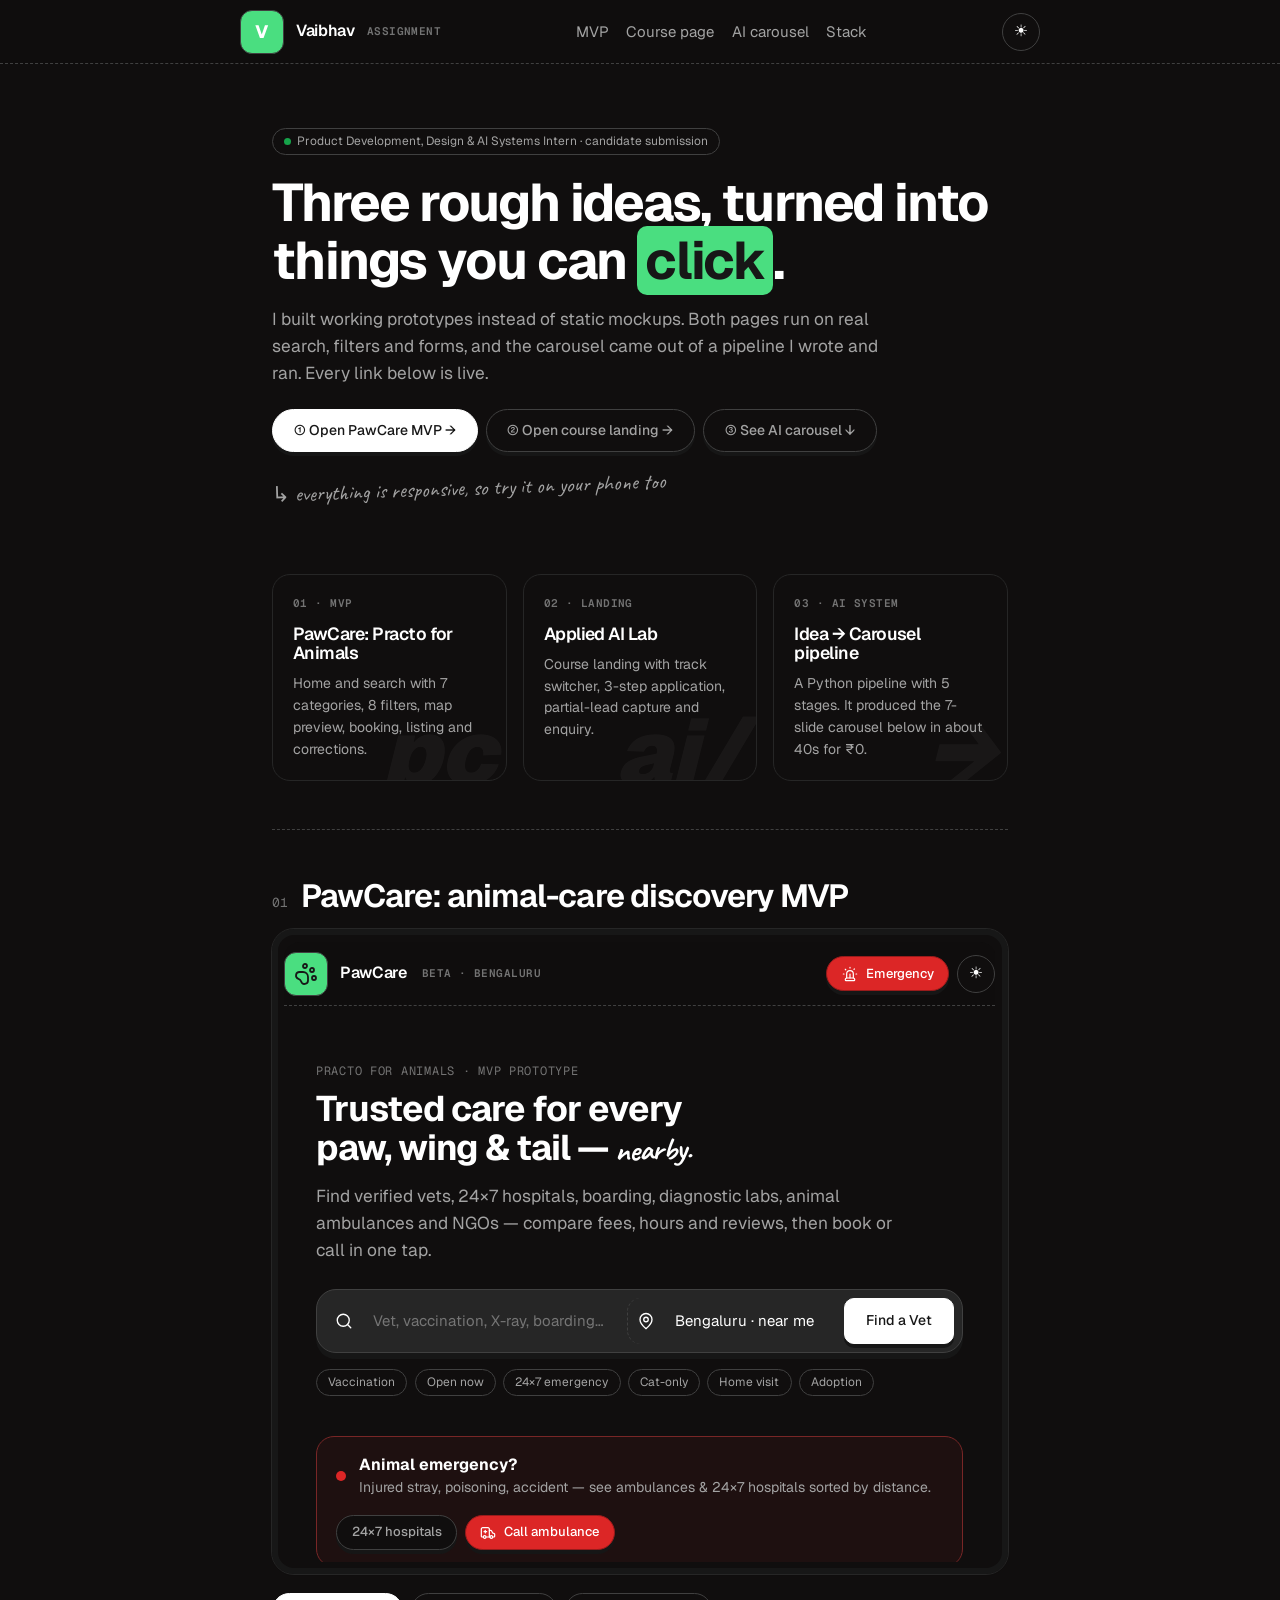
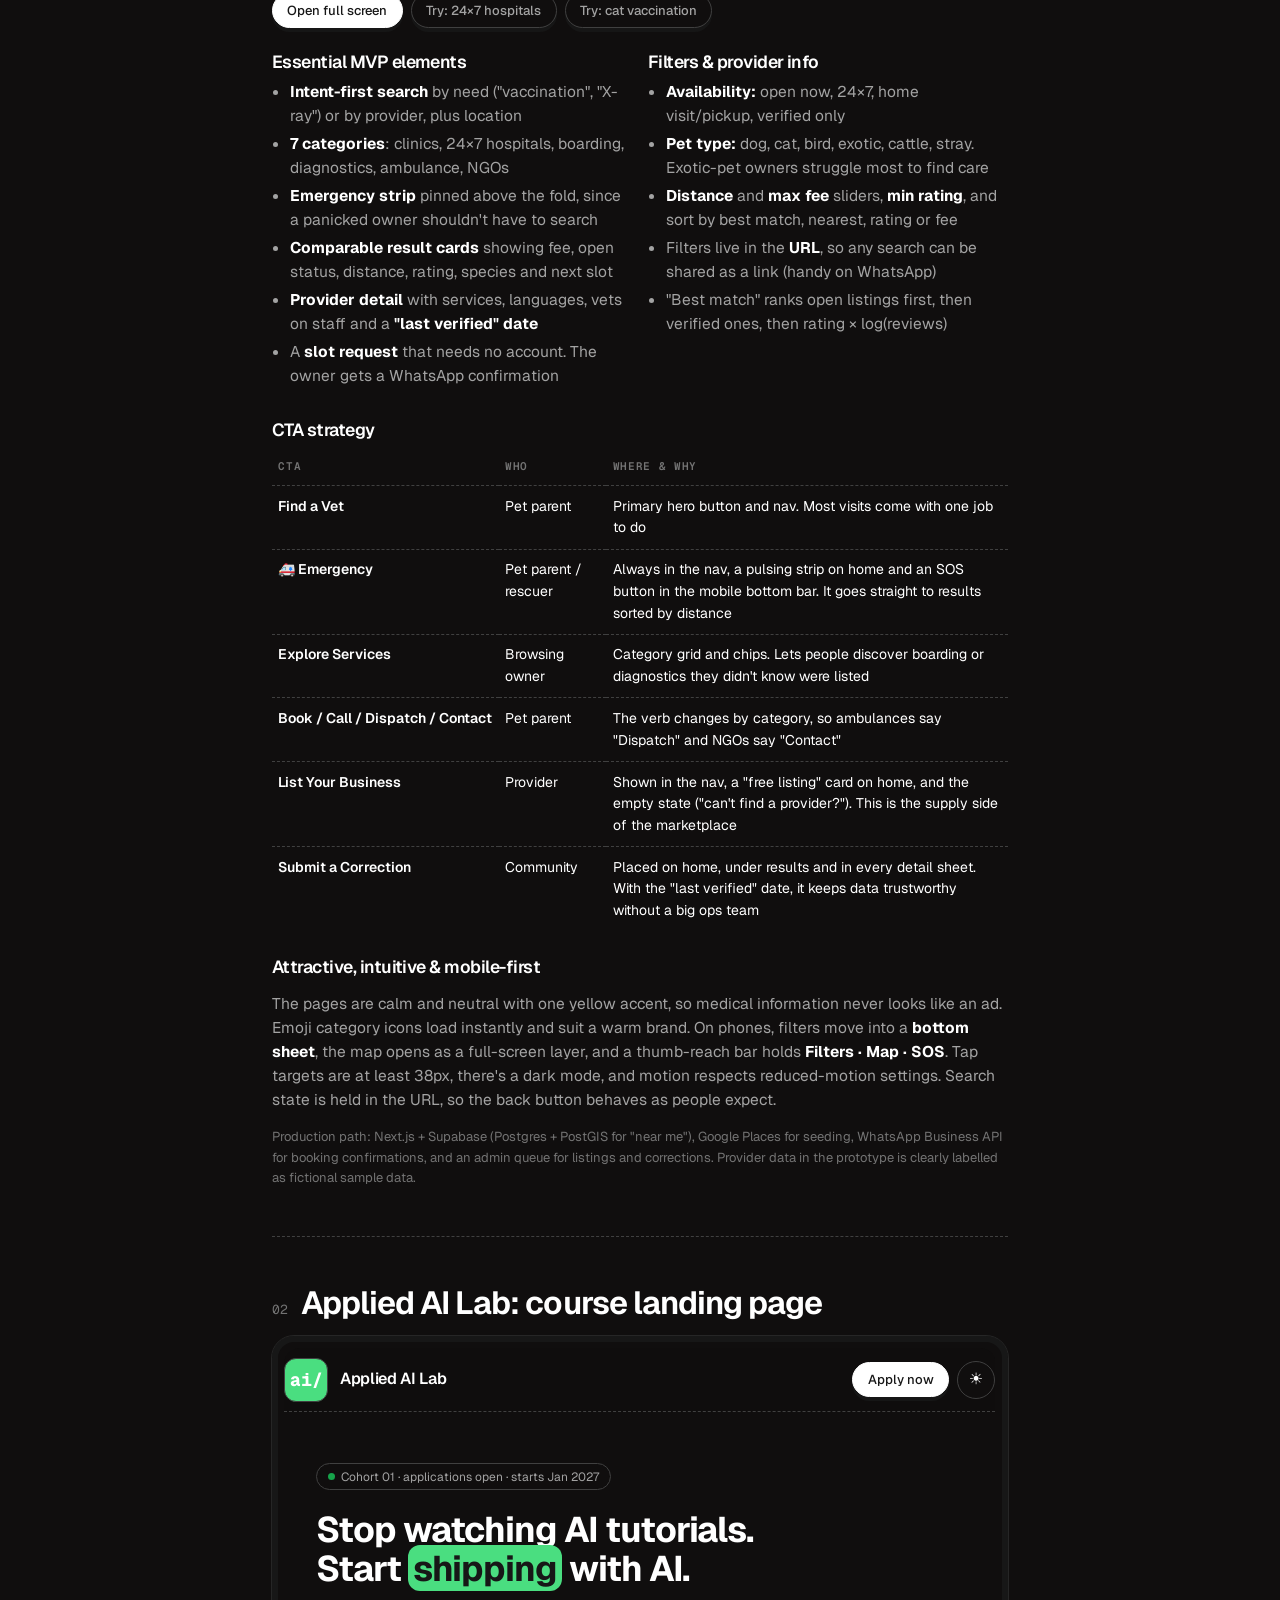
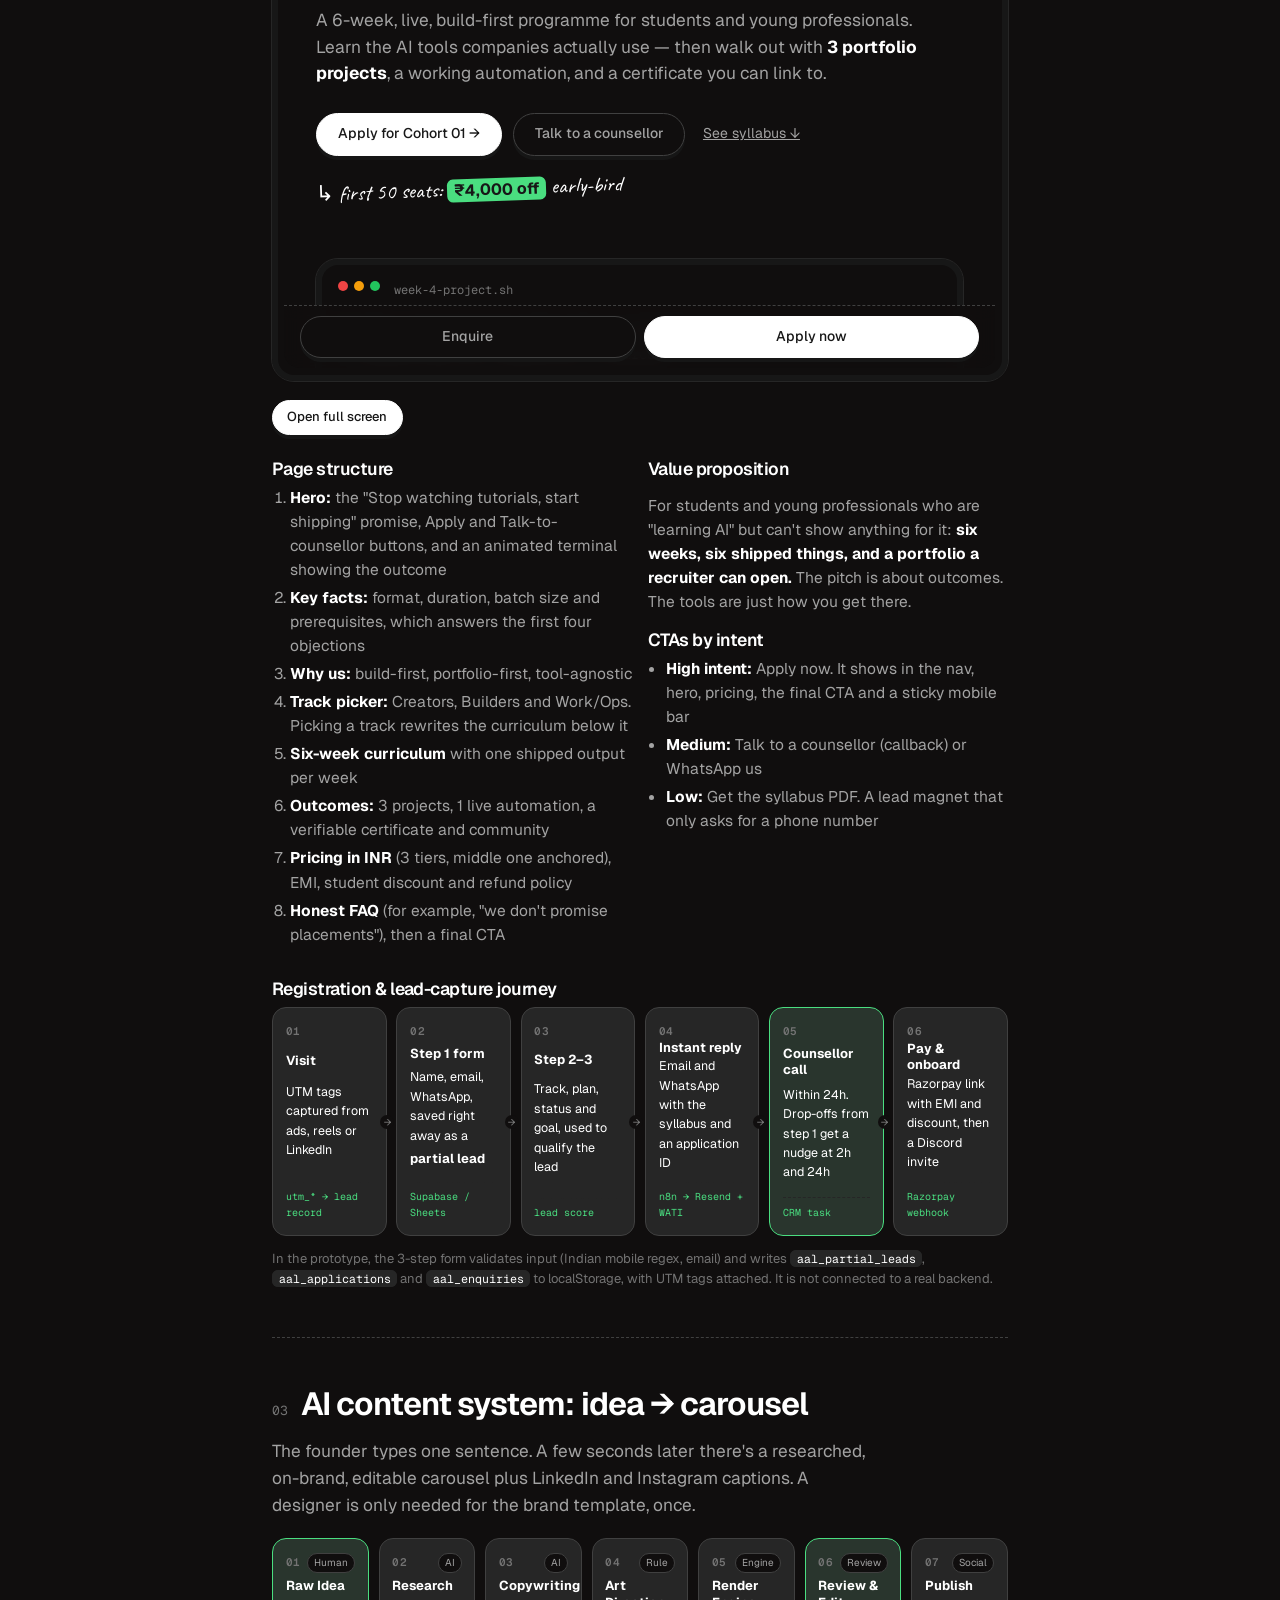
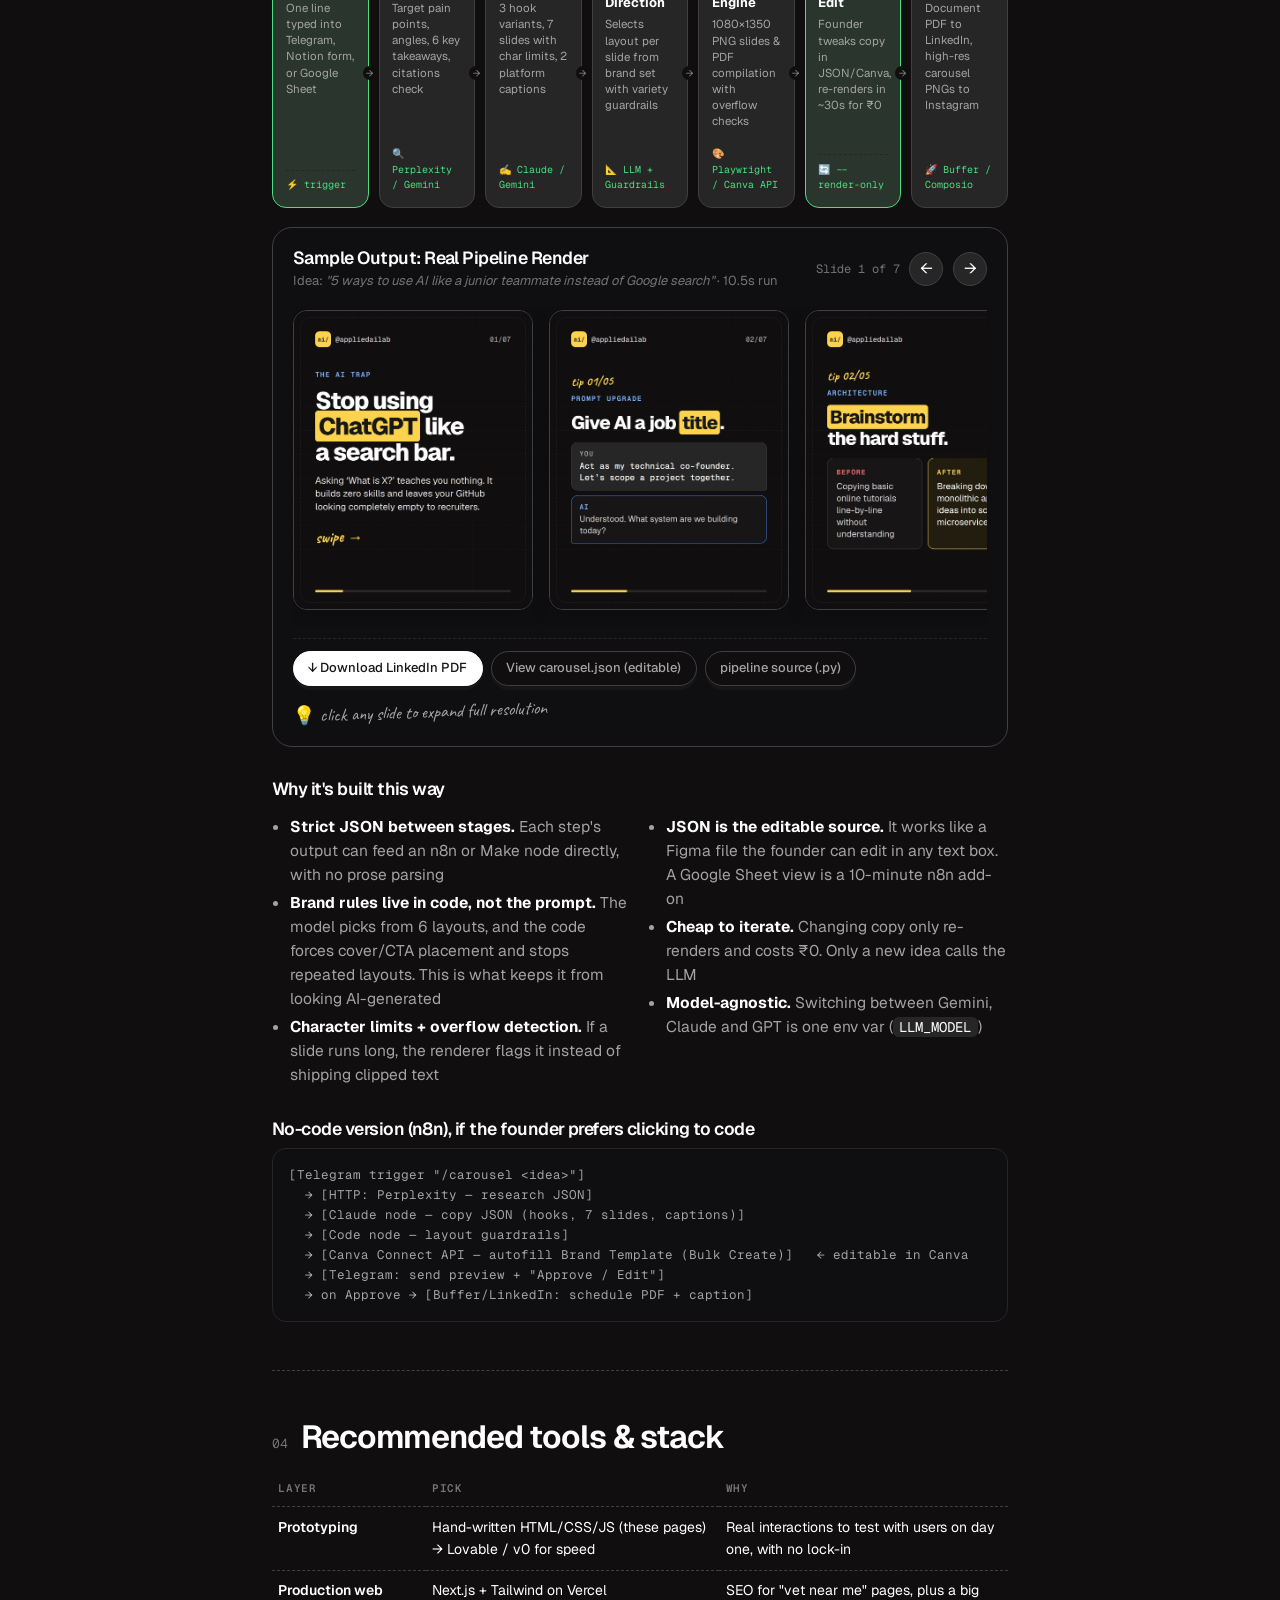
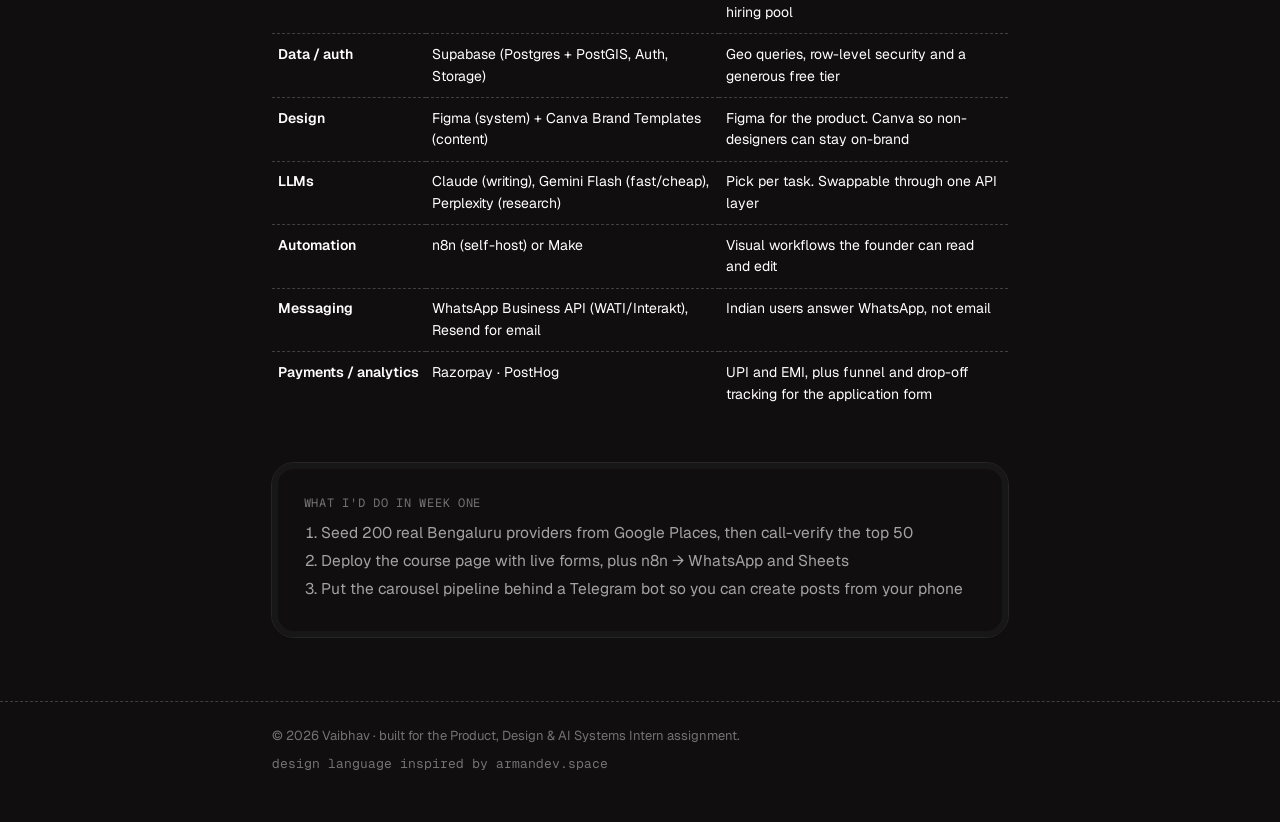
<file: index.html>
<!doctype html>
<html lang="en" class="dark">
<head>
<meta charset="utf-8"><link rel="icon" href="data:image/svg+xml,%3Csvg xmlns=%27http://www.w3.org/2000/svg%27 viewBox=%270 0 100 100%27%3E%3Ctext y=%27.9em%27 font-size=%2790%27%3E🐾%3C/text%3E%3C/svg%3E"><meta name="viewport" content="width=device-width,initial-scale=1">
<title>Vaibhav — Product, Design & AI Systems Intern · Assignment</title>
<meta name="description" content="Submission: Practo-for-Animals MVP, AI course landing page, and an AI carousel pipeline.">
<link rel="preconnect" href="https://fonts.googleapis.com"><link rel="preconnect" href="https://fonts.gstatic.com" crossorigin>
<link href="https://fonts.googleapis.com/css2?family=Geist:wght@400;500;600;700;800&family=Geist+Mono:wght@400;500;600&family=Caveat:wght@500;700&display=swap" rel="stylesheet">
<link rel="stylesheet" href="assets/style.css">
<style>
.hero{padding-top:4rem;padding-bottom:1rem}
.toc{display:flex;flex-wrap:wrap;gap:.5rem;margin-top:1.4rem}
.proj{position:relative;overflow:hidden;display:flex;flex-direction:column;gap:.7rem;text-decoration:none}
.proj .big{position:absolute;right:10px;bottom:-18px;font-size:90px;line-height:1;font-weight:900;font-style:italic;opacity:.04;transition:opacity .3s}
.proj:hover .big{opacity:.08}
.proj .links{display:flex;gap:.5rem;flex-wrap:wrap;margin-top:auto}
.sec-h{display:flex;align-items:baseline;gap:.8rem;margin-bottom:1rem}.sec-h .num{font-family:var(--mono);color:var(--content-muted);font-size:13px}
.prose{color:var(--content-secondary);font-size:15.5px}.prose b{color:var(--content)}
.prose ul{padding-left:1.1rem;margin:.4rem 0}.prose li{margin:.25rem 0}
.tbl{width:100%;border-collapse:collapse;font-size:14px}.tbl td,.tbl th{border-top:1px dashed var(--line-strong);padding:.6rem .4rem;text-align:left;vertical-align:top}
.tbl th{font-family:var(--mono);font-size:11px;letter-spacing:.06em;text-transform:uppercase;color:var(--content-muted);font-weight:600;border-top:0}
.tbl td:first-child{white-space:nowrap;font-weight:600;color:var(--content)}
.flow{display:grid;grid-template-columns:repeat(7,minmax(0,1fr));gap:.6rem;align-items:stretch}
.node{border:1px solid var(--line-strong);border-radius:14px;padding:.9rem .8rem;background:var(--surface-float);font-size:12.5px;position:relative;display:flex;flex-direction:column;justify-content:space-between;min-height:160px;transition:transform .2s,border-color .2s}
.node:hover{transform:translateY(-2px);border-color:var(--line-bold)}
.node-top{display:flex;flex-direction:column;gap:.35rem}
.node b{font-size:13px;color:var(--content);line-height:1.25}
.node p{margin:0;font-size:11.5px;color:var(--content-secondary);line-height:1.4}
.node .tool{font-family:var(--mono);font-size:10px;color:var(--info-content);margin-top:.6rem;padding-top:.4rem;border-top:1px dashed var(--line);word-break:break-word}
.node.human{border-color:var(--brand);background:color-mix(in srgb,var(--brand) 8%,var(--surface-float))}
.node.human .badge-type{color:var(--brand-content);background:var(--brand)}
.node:not(:last-child)::after{content:'→';position:absolute;right:-.55rem;top:50%;transform:translateY(-50%);color:var(--content-muted);font-family:var(--mono);font-size:12px;z-index:2;background:var(--surface);line-height:1;width:14px;height:14px;display:grid;place-items:center;border-radius:50%}
@media(max-width:960px){.flow{grid-template-columns:repeat(3,1fr)}.node::after{display:none}}
@media(max-width:600px){.flow{grid-template-columns:1fr 1fr}.node{min-height:140px}}
.flow-6{grid-template-columns:repeat(6,minmax(0,1fr))}
@media(max-width:960px){.flow-6{grid-template-columns:repeat(3,minmax(0,1fr))}}
@media(max-width:600px){.flow-6{grid-template-columns:1fr 1fr}}
.carousel-box{background:var(--surface-sunken);border:1px solid var(--line-strong);border-radius:20px;padding:1.25rem;margin:1.2rem 0}
.carousel-header{display:flex;align-items:center;justify-content:space-between;margin-bottom:1rem;gap:.5rem;flex-wrap:wrap}
.carousel-counter{font-family:var(--mono);font-size:12px;color:var(--content-muted)}
.carousel-nav-btn{width:34px;height:34px;border-radius:999px;border:1px solid var(--line-strong);background:var(--surface-float);color:var(--content);display:grid;place-items:center;cursor:pointer;transition:background .15s,transform .15s}
.carousel-nav-btn:hover{background:var(--surface-inverted);color:var(--content-inverted);transform:scale(1.05)}
.carousel-nav-btn:active{transform:scale(.95)}
.strip{display:flex;gap:1rem;overflow-x:auto;scroll-snap-type:x mandatory;padding:.2rem .2rem 1rem;scroll-behavior:smooth}
.strip img{width:240px;height:300px;object-fit:cover;flex:none;border-radius:14px;border:1px solid var(--line-strong);scroll-snap-align:start;cursor:zoom-in;background:#100e0e;box-shadow:0 6px 20px #00000026;transition:transform .2s,border-color .2s}
.strip img:hover{transform:translateY(-4px);border-color:var(--brand)}
.carousel-footer{display:flex;gap:.75rem;flex-wrap:wrap;align-items:center;justify-content:space-between;margin-top:.75rem;padding-top:.75rem;border-top:1px dashed var(--line)}
.carousel-btns{display:flex;gap:.5rem;flex-wrap:wrap}
pre.code{font-family:var(--mono);font-size:12.5px;line-height:1.6;background:var(--surface-sunken);border:1px solid var(--line);border-radius:14px;padding:1rem;overflow-x:auto;color:var(--content-secondary);margin:0}
.lb{position:fixed;inset:0;z-index:99;background:#000d;display:flex;align-items:center;justify-content:center;padding:1rem}.lb img{max-height:94vh;max-width:94vw;border-radius:12px}
</style>
</head>
<body>
<nav class="nav"><div class="wrap inner">
  <a class="logo" href="#top"><span class="mark" style="font-weight:800;font-size:18px">V</span><b>Vaibhav</b><span class="tag">assignment</span></a>
  <div class="links"><a href="#p1">MVP</a><a href="#p2">Course page</a><a href="#p3">AI carousel</a><a href="#stack">Stack</a></div>
  <button class="icon-btn" onclick="toggleTheme()" aria-label="Toggle theme"><span data-theme-icon>☀</span></button>
</div></nav>

<main id="top">
<section class="wrap hero">
  <span class="chip"><span style="width:7px;height:7px;border-radius:50%;background:var(--ok);display:inline-block"></span> Product Development, Design & AI Systems Intern · candidate submission</span>
  <h1 style="margin-top:1.2rem">Three rough ideas, turned into<br>things you can <span style="background:var(--brand);color:#171717;padding:0 .15em;border-radius:10px">click</span>.</h1>
  <p class="lede" style="margin-top:1rem">I built working prototypes instead of static mockups. Both pages run on real search, filters and forms, and the carousel came out of a pipeline I wrote and ran. Every link below is live.</p>
  <div class="toc">
    <a class="btn primary" href="pawcare/">① Open PawCare MVP →</a>
    <a class="btn" href="academy/">② Open course landing →</a>
    <a class="btn" href="#p3">③ See AI carousel ↓</a>
  </div>
  <p class="note" style="margin-top:1.2rem">↳ everything is responsive, so try it on your phone too</p>
</section>

<section class="wrap" style="margin-top:2rem"><div class="grid g3">
  <a class="card proj rv" href="pawcare/"><span class="tag">01 · MVP</span><h3>PawCare: Practo for Animals</h3><p class="sec" style="font-size:14px;margin:0">Home and search with 7 categories, 8 filters, map preview, booking, listing and corrections.</p><span class="big">pc</span></a>
  <a class="card proj rv" href="academy/"><span class="tag">02 · Landing</span><h3>Applied AI Lab</h3><p class="sec" style="font-size:14px;margin:0">Course landing with track switcher, 3-step application, partial-lead capture and enquiry.</p><span class="big">ai/</span></a>
  <a class="card proj rv" href="#p3"><span class="tag">03 · AI system</span><h3>Idea → Carousel pipeline</h3><p class="sec" style="font-size:14px;margin:0">A Python pipeline with 5 stages. It produced the 7-slide carousel below in about 40s for ₹0.</p><span class="big">→</span></a>
</div></section>

<hr class="dash wrap" style="max-width:46rem">

<!-- ============ 1 ============ -->
<section class="wrap" id="p1">
  <div class="sec-h"><span class="num">01</span><h2>PawCare: animal-care discovery MVP</h2></div>
  <div class="frame rv" style="padding:.4rem;margin-bottom:1.2rem"><iframe src="pawcare/" title="PawCare prototype" loading="lazy" style="width:100%;height:620px;border:0;border-radius:16px;display:block"></iframe></div>
  <div style="display:flex;gap:.5rem;flex-wrap:wrap;margin-bottom:1.5rem"><a class="btn sm primary" href="pawcare/">Open full screen</a><a class="btn sm" href="pawcare/#/search?cat=hospital&emergency=1&sort=distance">Try: 24×7 hospitals</a><a class="btn sm" href="pawcare/#/search?q=vaccination&sp=Cat">Try: cat vaccination</a></div>
  <div class="grid g2 prose">
    <div><h3 style="color:var(--content);margin-bottom:.5rem">Essential MVP elements</h3><ul>
      <li><b>Intent-first search</b> by need ("vaccination", "X-ray") or by provider, plus location</li>
      <li><b>7 categories</b>: clinics, 24×7 hospitals, boarding, diagnostics, ambulance, NGOs</li>
      <li><b>Emergency strip</b> pinned above the fold, since a panicked owner shouldn't have to search</li>
      <li><b>Comparable result cards</b> showing fee, open status, distance, rating, species and next slot</li>
      <li><b>Provider detail</b> with services, languages, vets on staff and a <b>"last verified" date</b></li>
      <li>A <b>slot request</b> that needs no account. The owner gets a WhatsApp confirmation</li></ul></div>
    <div><h3 style="color:var(--content);margin-bottom:.5rem">Filters & provider info</h3><ul>
      <li><b>Availability:</b> open now, 24×7, home visit/pickup, verified only</li>
      <li><b>Pet type:</b> dog, cat, bird, exotic, cattle, stray. Exotic-pet owners struggle most to find care</li>
      <li><b>Distance</b> and <b>max fee</b> sliders, <b>min rating</b>, and sort by best match, nearest, rating or fee</li>
      <li>Filters live in the <b>URL</b>, so any search can be shared as a link (handy on WhatsApp)</li>
      <li>"Best match" ranks open listings first, then verified ones, then rating × log(reviews)</li></ul></div>
  </div>
  <h3 style="margin:1.6rem 0 .6rem">CTA strategy</h3>
  <table class="tbl"><tr><th>CTA</th><th>Who</th><th>Where & why</th></tr>
    <tr><td>Find a Vet</td><td>Pet parent</td><td>Primary hero button and nav. Most visits come with one job to do</td></tr>
    <tr><td>🚑 Emergency</td><td>Pet parent / rescuer</td><td>Always in the nav, a pulsing strip on home and an SOS button in the mobile bottom bar. It goes straight to results sorted by distance</td></tr>
    <tr><td>Explore Services</td><td>Browsing owner</td><td>Category grid and chips. Lets people discover boarding or diagnostics they didn't know were listed</td></tr>
    <tr><td>Book / Call / Dispatch / Contact</td><td>Pet parent</td><td>The verb changes by category, so ambulances say "Dispatch" and NGOs say "Contact"</td></tr>
    <tr><td>List Your Business</td><td>Provider</td><td>Shown in the nav, a "free listing" card on home, and the empty state ("can't find a provider?"). This is the supply side of the marketplace</td></tr>
    <tr><td>Submit a Correction</td><td>Community</td><td>Placed on home, under results and in every detail sheet. With the "last verified" date, it keeps data trustworthy without a big ops team</td></tr></table>
  <h3 style="margin:1.6rem 0 .6rem">Attractive, intuitive & mobile-first</h3>
  <p class="prose">The pages are calm and neutral with one yellow accent, so medical information never looks like an ad. Emoji category icons load instantly and suit a warm brand. On phones, filters move into a <b>bottom sheet</b>, the map opens as a full-screen layer, and a thumb-reach bar holds <b>Filters · Map · SOS</b>. Tap targets are at least 38px, there's a dark mode, and motion respects reduced-motion settings. Search state is held in the URL, so the back button behaves as people expect.</p>
  <p class="muted" style="font-size:13px">Production path: Next.js + Supabase (Postgres + PostGIS for "near me"), Google Places for seeding, WhatsApp Business API for booking confirmations, and an admin queue for listings and corrections. Provider data in the prototype is clearly labelled as fictional sample data.</p>
</section>

<hr class="dash wrap" style="max-width:46rem">

<!-- ============ 2 ============ -->
<section class="wrap" id="p2">
  <div class="sec-h"><span class="num">02</span><h2>Applied AI Lab: course landing page</h2></div>
  <div class="frame rv" style="padding:.4rem;margin-bottom:1.2rem"><iframe src="academy/" title="Course landing prototype" loading="lazy" style="width:100%;height:620px;border:0;border-radius:16px;display:block"></iframe></div>
  <div style="display:flex;gap:.5rem;flex-wrap:wrap;margin-bottom:1.5rem"><a class="btn sm primary" href="academy/">Open full screen</a></div>
  <div class="grid g2 prose">
    <div><h3 style="color:var(--content);margin-bottom:.5rem">Page structure</h3><ol style="padding-left:1.1rem;margin:.4rem 0">
      <li><b>Hero:</b> the "Stop watching tutorials, start shipping" promise, Apply and Talk-to-counsellor buttons, and an animated terminal showing the outcome</li>
      <li><b>Key facts:</b> format, duration, batch size and prerequisites, which answers the first four objections</li>
      <li><b>Why us:</b> build-first, portfolio-first, tool-agnostic</li>
      <li><b>Track picker:</b> Creators, Builders and Work/Ops. Picking a track rewrites the curriculum below it</li>
      <li><b>Six-week curriculum</b> with one shipped output per week</li>
      <li><b>Outcomes:</b> 3 projects, 1 live automation, a verifiable certificate and community</li>
      <li><b>Pricing in INR</b> (3 tiers, middle one anchored), EMI, student discount and refund policy</li>
      <li><b>Honest FAQ</b> (for example, "we don't promise placements"), then a final CTA</li></ol></div>
    <div><h3 style="color:var(--content);margin-bottom:.5rem">Value proposition</h3>
      <p>For students and young professionals who are "learning AI" but can't show anything for it: <b>six weeks, six shipped things, and a portfolio a recruiter can open.</b> The pitch is about outcomes. The tools are just how you get there.</p>
      <h3 style="color:var(--content);margin:1rem 0 .5rem">CTAs by intent</h3><ul>
      <li><b>High intent:</b> Apply now. It shows in the nav, hero, pricing, the final CTA and a sticky mobile bar</li>
      <li><b>Medium:</b> Talk to a counsellor (callback) or WhatsApp us</li>
      <li><b>Low:</b> Get the syllabus PDF. A lead magnet that only asks for a phone number</li></ul></div>
  </div>
  <h3 style="margin:1.6rem 0 .6rem">Registration & lead-capture journey</h3>
  <div class="flow flow-6">
    <div class="node"><span class="tag">01</span><b>Visit</b>UTM tags captured from ads, reels or LinkedIn<span class="tool">utm_* → lead record</span></div>
    <div class="node"><span class="tag">02</span><b>Step 1 form</b>Name, email, WhatsApp, saved right away as a <b>partial lead</b><span class="tool">Supabase / Sheets</span></div>
    <div class="node"><span class="tag">03</span><b>Step 2–3</b>Track, plan, status and goal, used to qualify the lead<span class="tool">lead score</span></div>
    <div class="node"><span class="tag">04</span><b>Instant reply</b>Email and WhatsApp with the syllabus and an application ID<span class="tool">n8n → Resend + WATI</span></div>
    <div class="node human"><span class="tag">05</span><b>Counsellor call</b>Within 24h. Drop-offs from step 1 get a nudge at 2h and 24h<span class="tool">CRM task</span></div>
    <div class="node"><span class="tag">06</span><b>Pay & onboard</b>Razorpay link with EMI and discount, then a Discord invite<span class="tool">Razorpay webhook</span></div>
  </div>
  <p class="muted" style="font-size:13px;margin-top:.8rem">In the prototype, the 3-step form validates input (Indian mobile regex, email) and writes <span class="hl">aal_partial_leads</span>, <span class="hl">aal_applications</span> and <span class="hl">aal_enquiries</span> to localStorage, with UTM tags attached. It is not connected to a real backend.</p>
</section>

<hr class="dash wrap" style="max-width:46rem">

<!-- ============ 3 ============ -->
<section class="wrap" id="p3">
  <div class="sec-h"><span class="num">03</span><h2>AI content system: idea → carousel</h2></div>
  <p class="lede" style="margin-bottom:1.2rem">The founder types one sentence. A few seconds later there's a researched, on-brand, editable carousel plus LinkedIn and Instagram captions. A designer is only needed for the brand template, once.</p>
  <div class="flow">
    <div class="node human">
      <div class="node-top">
        <div style="display:flex;justify-content:space-between;align-items:center"><span class="tag">01</span><span class="chip" style="font-size:10px;padding:1px 6px">Human</span></div>
        <b>Raw Idea</b>
        <p>One line typed into Telegram, Notion form, or Google Sheet</p>
      </div>
      <div class="tool">⚡ trigger</div>
    </div>
    <div class="node">
      <div class="node-top">
        <div style="display:flex;justify-content:space-between;align-items:center"><span class="tag">02</span><span class="chip" style="font-size:10px;padding:1px 6px">AI</span></div>
        <b>Research</b>
        <p>Target pain points, angles, 6 key takeaways, citations check</p>
      </div>
      <div class="tool">🔍 Perplexity / Gemini</div>
    </div>
    <div class="node">
      <div class="node-top">
        <div style="display:flex;justify-content:space-between;align-items:center"><span class="tag">03</span><span class="chip" style="font-size:10px;padding:1px 6px">AI</span></div>
        <b>Copywriting</b>
        <p>3 hook variants, 7 slides with char limits, 2 platform captions</p>
      </div>
      <div class="tool">✍️ Claude / Gemini</div>
    </div>
    <div class="node">
      <div class="node-top">
        <div style="display:flex;justify-content:space-between;align-items:center"><span class="tag">04</span><span class="chip" style="font-size:10px;padding:1px 6px">Rule</span></div>
        <b>Art Direction</b>
        <p>Selects layout per slide from brand set with variety guardrails</p>
      </div>
      <div class="tool">📐 LLM + Guardrails</div>
    </div>
    <div class="node">
      <div class="node-top">
        <div style="display:flex;justify-content:space-between;align-items:center"><span class="tag">05</span><span class="chip" style="font-size:10px;padding:1px 6px">Engine</span></div>
        <b>Render Engine</b>
        <p>1080×1350 PNG slides & PDF compilation with overflow checks</p>
      </div>
      <div class="tool">🎨 Playwright / Canva API</div>
    </div>
    <div class="node human">
      <div class="node-top">
        <div style="display:flex;justify-content:space-between;align-items:center"><span class="tag">06</span><span class="chip" style="font-size:10px;padding:1px 6px">Review</span></div>
        <b>Review & Edit</b>
        <p>Founder tweaks copy in JSON/Canva, re-renders in ~30s for ₹0</p>
      </div>
      <div class="tool">🔄 --render-only</div>
    </div>
    <div class="node">
      <div class="node-top">
        <div style="display:flex;justify-content:space-between;align-items:center"><span class="tag">07</span><span class="chip" style="font-size:10px;padding:1px 6px">Social</span></div>
        <b>Publish</b>
        <p>Document PDF to LinkedIn, high-res carousel PNGs to Instagram</p>
      </div>
      <div class="tool">🚀 Buffer / Composio</div>
    </div>
  </div>

  <div class="carousel-box rv">
    <div class="carousel-header">
      <div>
        <h3 style="margin:0 0 .2rem">Sample Output: Real Pipeline Render</h3>
        <p class="muted" style="font-size:13px;margin:0">Idea: <i>"5 ways to use AI like a junior teammate instead of Google search"</i> · 10.5s run</p>
      </div>
      <div style="display:flex;align-items:center;gap:.6rem">
        <span class="carousel-counter" id="carouselCounter">Slide 1 of 7</span>
        <button class="carousel-nav-btn" onclick="slideNav(-1)" aria-label="Previous slide">←</button>
        <button class="carousel-nav-btn" onclick="slideNav(1)" aria-label="Next slide">→</button>
      </div>
    </div>

    <div class="strip custom-scroll" id="strip">
      <img src="carousel/sample/slides/slide-01.webp" alt="Slide 1 — Stop using ChatGPT like a search bar">
      <img src="carousel/sample/slides/slide-02.webp" alt="Slide 2 — Give AI a job title">
      <img src="carousel/sample/slides/slide-03.webp" alt="Slide 3 — Brainstorm the hard stuff">
      <img src="carousel/sample/slides/slide-04.webp" alt="Slide 4 — Demand strict feedback">
      <img src="carousel/sample/slides/slide-05.webp" alt="Slide 5 — Try to break your app">
      <img src="carousel/sample/slides/slide-06.webp" alt="Slide 6 — Get grilled on your code">
      <img src="carousel/sample/slides/slide-07.webp" alt="Slide 7 — CTA">
    </div>

    <div class="carousel-footer">
      <div class="carousel-btns">
        <a class="btn sm primary" href="carousel/sample/carousel.pdf" download>↓ Download LinkedIn PDF</a>
        <a class="btn sm" href="carousel/sample/carousel.json" target="_blank">View carousel.json (editable)</a>
        <a class="btn sm" href="carousel/carousel_pipeline.py" target="_blank">pipeline source (.py)</a>
      </div>
      <span class="note" style="font-size:1.15rem;margin:0">💡 click any slide to expand full resolution</span>
    </div>
  </div>

  <h3 style="margin:2rem 0 .6rem">Why it's built this way</h3>
  <div class="grid g2 prose">
    <div><ul>
      <li><b>Strict JSON between stages.</b> Each step's output can feed an n8n or Make node directly, with no prose parsing</li>
      <li><b>Brand rules live in code, not the prompt.</b> The model picks from 6 layouts, and the code forces cover/CTA placement and stops repeated layouts. This is what keeps it from looking AI-generated</li>
      <li><b>Character limits + overflow detection.</b> If a slide runs long, the renderer flags it instead of shipping clipped text</li></ul></div>
    <div><ul>
      <li><b>JSON is the editable source.</b> It works like a Figma file the founder can edit in any text box. A Google Sheet view is a 10-minute n8n add-on</li>
      <li><b>Cheap to iterate.</b> Changing copy only re-renders and costs ₹0. Only a new idea calls the LLM</li>
      <li><b>Model-agnostic.</b> Switching between Gemini, Claude and GPT is one env var (<span class="hl">LLM_MODEL</span>)</li></ul></div>
  </div>
  <h3 style="margin:1.6rem 0 .6rem">No-code version (n8n), if the founder prefers clicking to code</h3>
  <pre class="code">[Telegram trigger "/carousel &lt;idea&gt;"]
  → [HTTP: Perplexity — research JSON]
  → [Claude node — copy JSON (hooks, 7 slides, captions)]
  → [Code node — layout guardrails]
  → [Canva Connect API — autofill Brand Template (Bulk Create)]   ← editable in Canva
  → [Telegram: send preview + "Approve / Edit"]
  → on Approve → [Buffer/LinkedIn: schedule PDF + caption]</pre>
</section>

<hr class="dash wrap" style="max-width:46rem">

<section class="wrap" id="stack">
  <div class="sec-h"><span class="num">04</span><h2>Recommended tools & stack</h2></div>
  <table class="tbl">
    <tr><th>Layer</th><th>Pick</th><th>Why</th></tr>
    <tr><td>Prototyping</td><td>Hand-written HTML/CSS/JS (these pages) → Lovable / v0 for speed</td><td>Real interactions to test with users on day one, with no lock-in</td></tr>
    <tr><td>Production web</td><td>Next.js + Tailwind on Vercel</td><td>SEO for "vet near me" pages, plus a big hiring pool</td></tr>
    <tr><td>Data / auth</td><td>Supabase (Postgres + PostGIS, Auth, Storage)</td><td>Geo queries, row-level security and a generous free tier</td></tr>
    <tr><td>Design</td><td>Figma (system) + Canva Brand Templates (content)</td><td>Figma for the product. Canva so non-designers can stay on-brand</td></tr>
    <tr><td>LLMs</td><td>Claude (writing), Gemini Flash (fast/cheap), Perplexity (research)</td><td>Pick per task. Swappable through one API layer</td></tr>
    <tr><td>Automation</td><td>n8n (self-host) or Make</td><td>Visual workflows the founder can read and edit</td></tr>
    <tr><td>Messaging</td><td>WhatsApp Business API (WATI/Interakt), Resend for email</td><td>Indian users answer WhatsApp, not email</td></tr>
    <tr><td>Payments / analytics</td><td>Razorpay · PostHog</td><td>UPI and EMI, plus funnel and drop-off tracking for the application form</td></tr>
  </table>
</section>

<section class="wrap" style="margin-top:3rem">
  <div class="frame rv" style="padding:1.6rem">
    <p class="kicker">What I'd do in week one</p>
    <ol class="prose" style="padding-left:1.1rem;margin:.4rem 0 0">
      <li>Seed 200 real Bengaluru providers from Google Places, then call-verify the top 50</li>
      <li>Deploy the course page with live forms, plus n8n → WhatsApp and Sheets</li>
      <li>Put the carousel pipeline behind a Telegram bot so you can create posts from your phone</li></ol>
  </div>
</section>
</main>

<footer class="foot"><div class="wrap inner"><span>© 2026 Vaibhav · built for the Product, Design & AI Systems Intern assignment.</span><span class="mono">design language inspired by armandev.space</span></div></footer>
<script src="assets/shell.js"></script>
<script>
const stripEl = document.getElementById('strip');
const counterEl = document.getElementById('carouselCounter');

function updateCounter() {
  if (!stripEl || !counterEl) return;
  const slideWidth = 240 + 16; // card width + gap
  const index = Math.round(stripEl.scrollLeft / slideWidth) + 1;
  const total = stripEl.querySelectorAll('img').length || 7;
  counterEl.textContent = `Slide ${Math.min(Math.max(index, 1), total)} of ${total}`;
}

stripEl.addEventListener('scroll', () => {
  window.requestAnimationFrame(updateCounter);
}, { passive: true });

function slideNav(dir) {
  if (!stripEl) return;
  const slideWidth = 240 + 16;
  stripEl.scrollBy({ left: dir * slideWidth, behavior: 'smooth' });
}

document.getElementById('strip').addEventListener('click',e=>{if(e.target.tagName!=='IMG')return;const d=document.createElement('div');d.className='lb';d.innerHTML='<img src="'+e.target.src+'" alt="">';d.onclick=()=>d.remove();document.body.appendChild(d)});
document.addEventListener('keydown',e=>{if(e.key==='Escape')document.querySelectorAll('.lb').forEach(x=>x.remove())});
</script>
</body>
</html>
</file>
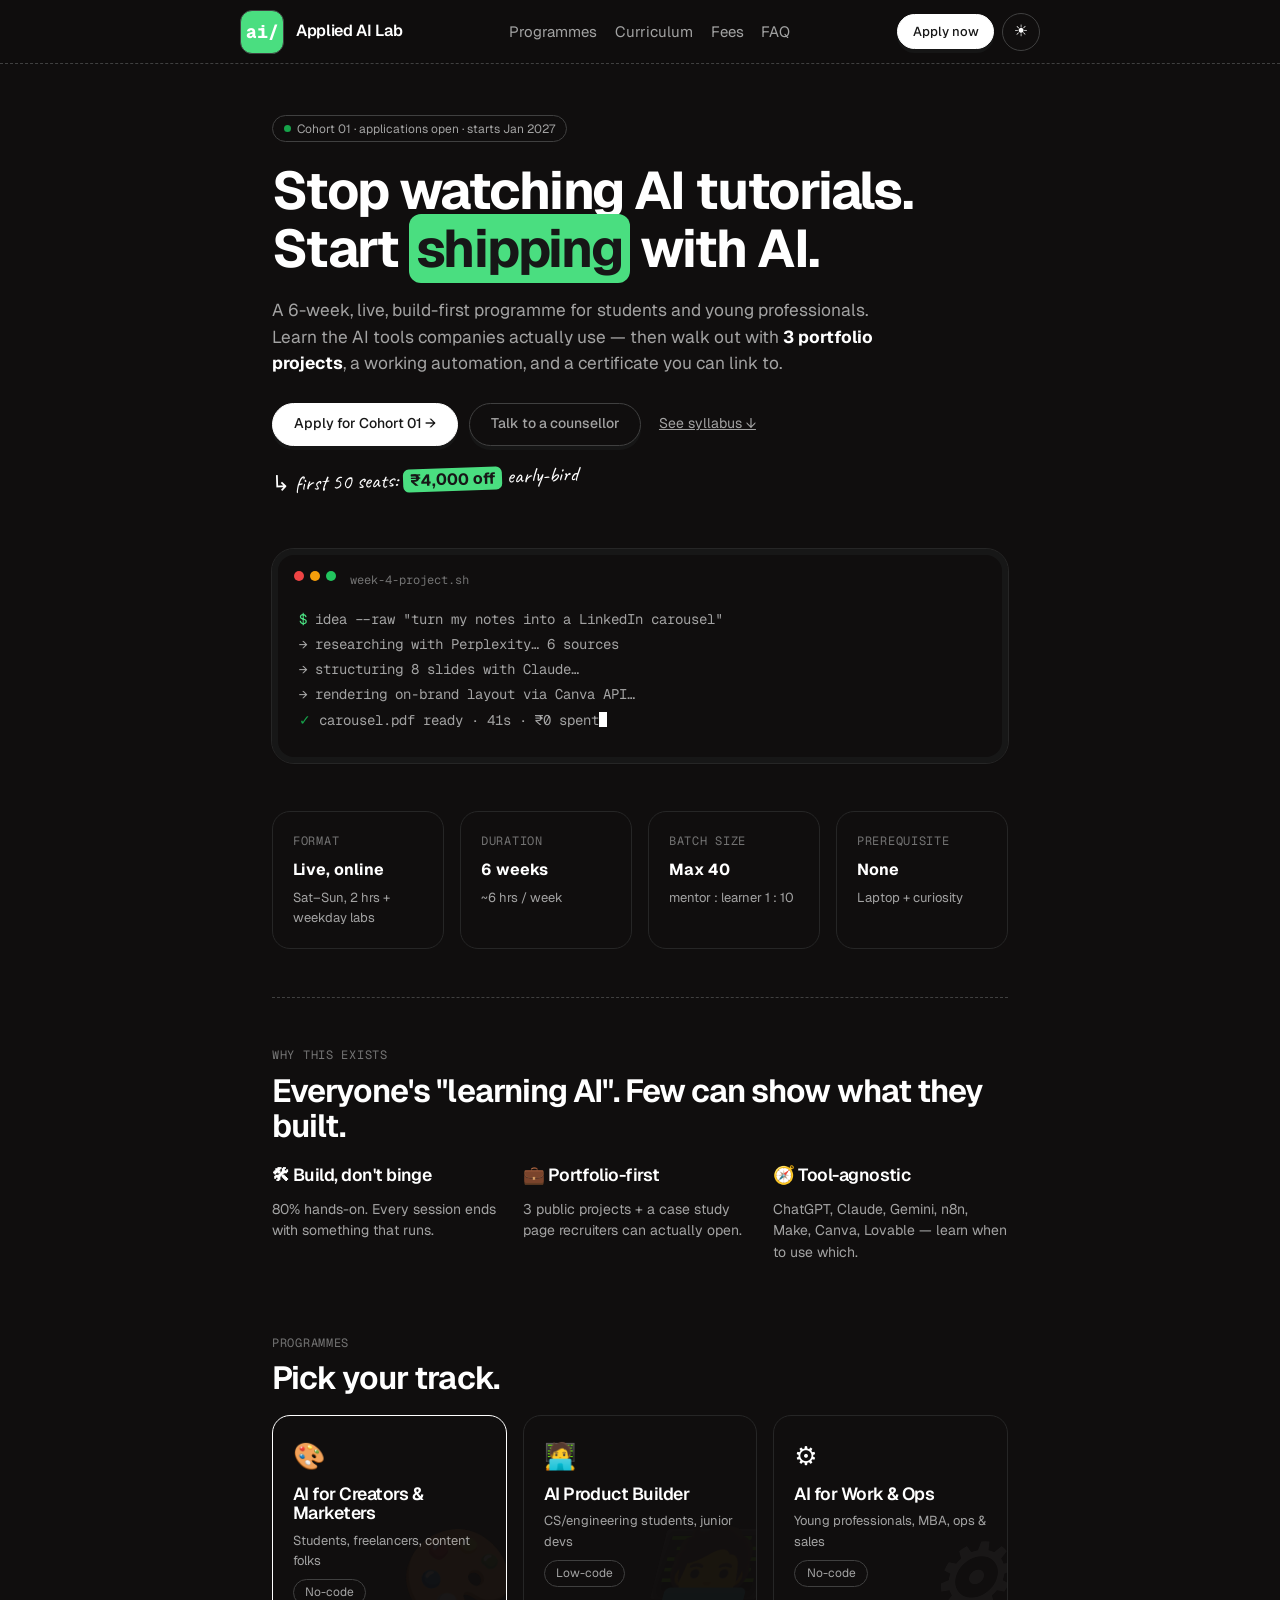
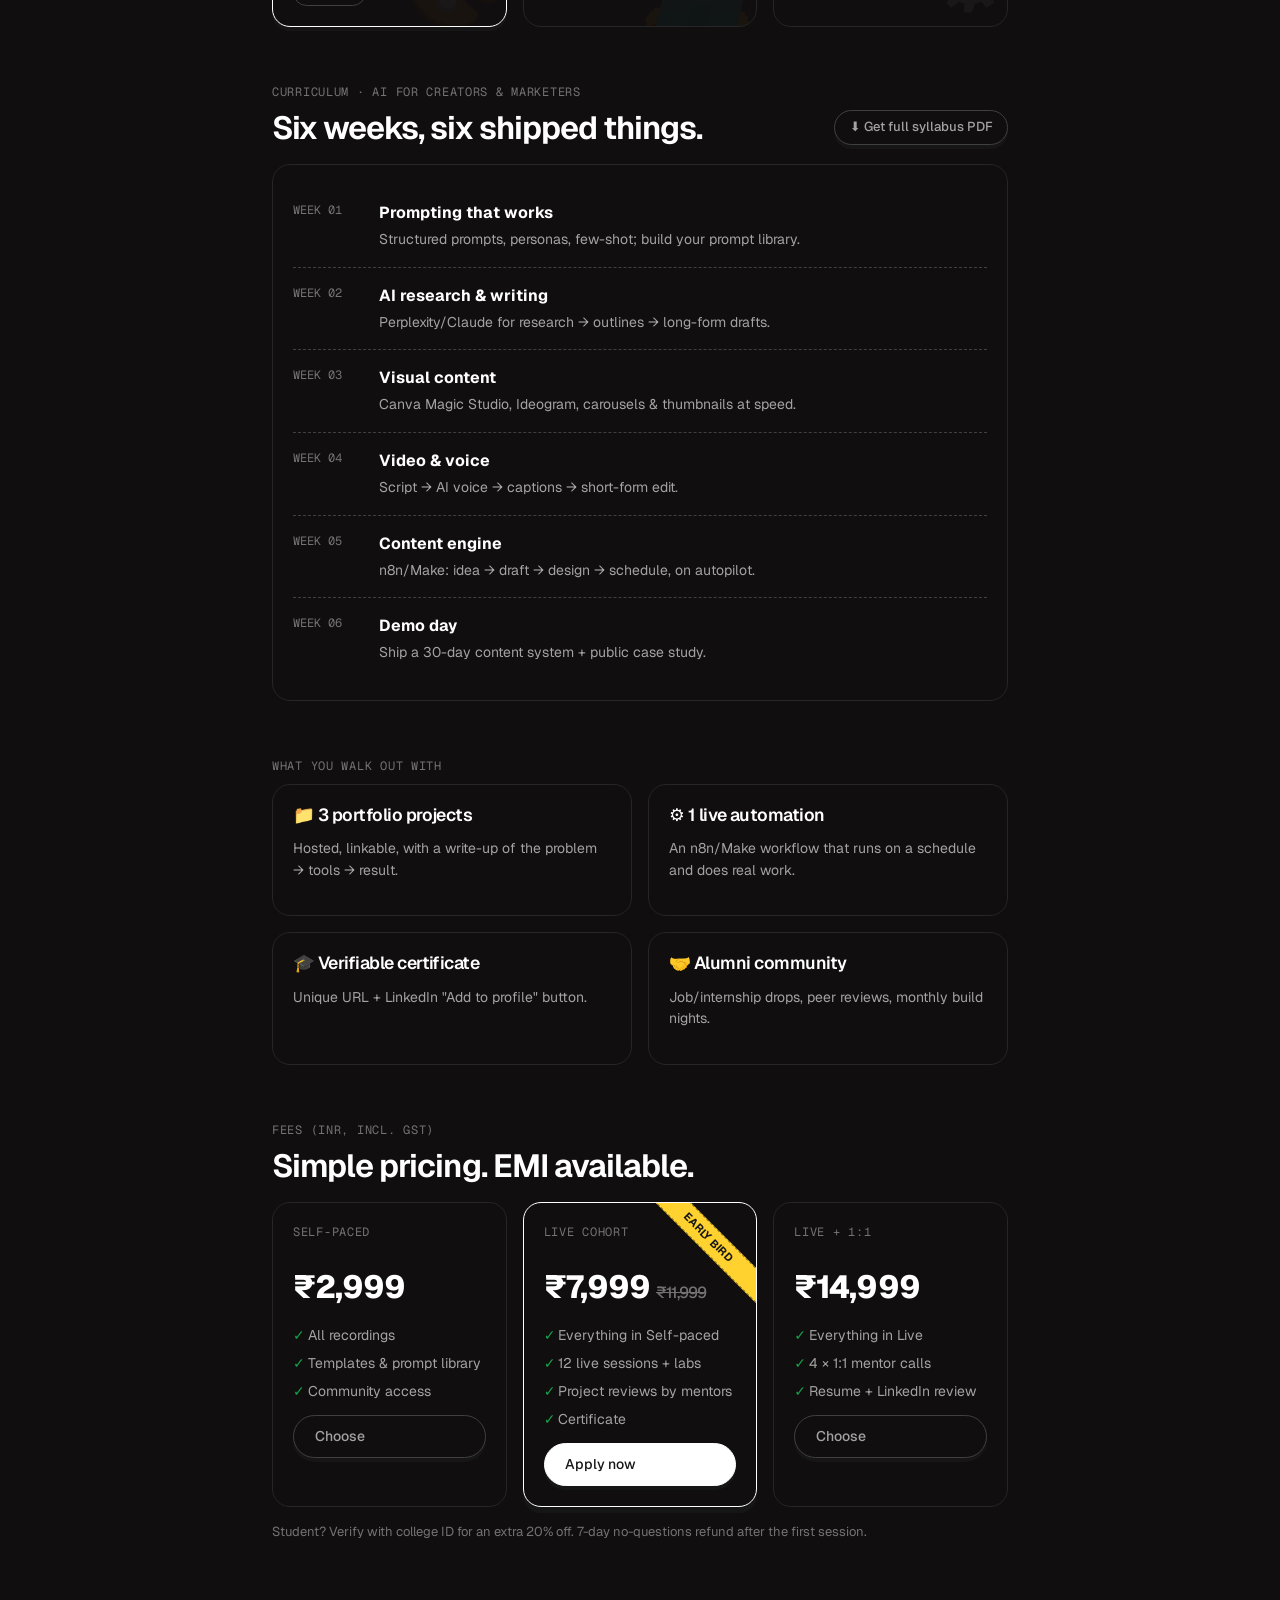
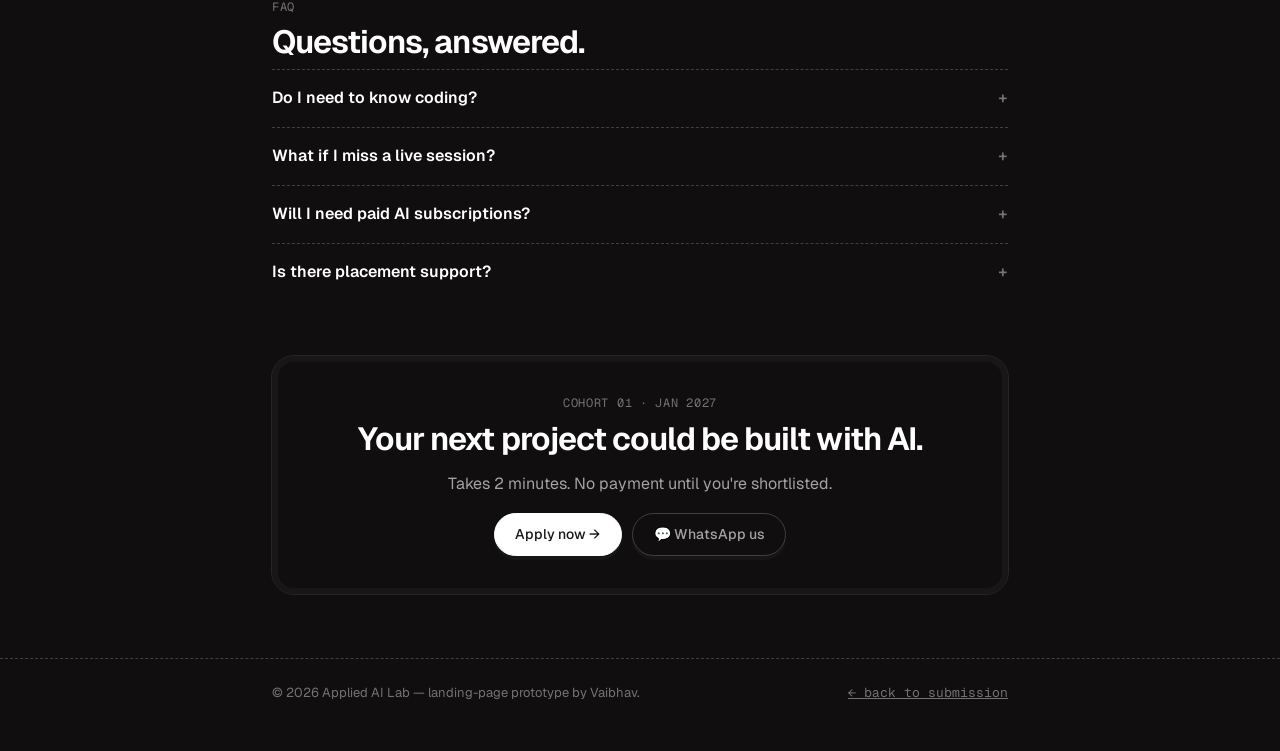
<file: academy/index.html>
<!doctype html>
<html lang="en" class="dark">
<head>
<meta charset="utf-8"><link rel="icon" href="data:image/svg+xml,%3Csvg xmlns=%27http://www.w3.org/2000/svg%27 viewBox=%270 0 100 100%27%3E%3Ctext y=%27.9em%27 font-size=%2790%27%3E🐾%3C/text%3E%3C/svg%3E"><meta name="viewport" content="width=device-width,initial-scale=1,viewport-fit=cover">
<title>Applied AI Lab — Practical AI & digital skills for students and young professionals</title>
<meta name="description" content="Hands-on cohorts: build real AI workflows, automations and portfolio projects in 6 weeks.">
<link rel="preconnect" href="https://fonts.googleapis.com"><link rel="preconnect" href="https://fonts.gstatic.com" crossorigin>
<link href="https://fonts.googleapis.com/css2?family=Geist:wght@400;500;600;700;800&family=Geist+Mono:wght@400;500;600&family=Caveat:wght@500;700&display=swap" rel="stylesheet">
<link rel="stylesheet" href="../assets/style.css">
<style>
.hero{padding-top:3.2rem;padding-bottom:2rem}
.term{font-family:var(--mono);font-size:14px;line-height:1.8;padding:.4rem .3rem;color:var(--content-secondary);min-height:140px}
.term .p{color:var(--info-content)} .term .ok{color:var(--ok)}
.caret{display:inline-block;width:8px;height:15px;background:var(--content);vertical-align:-2px;animation:bl 1s steps(1) infinite}@keyframes bl{50%{opacity:0}}
.track{cursor:pointer;text-align:left;display:flex;flex-direction:column;gap:.5rem;position:relative;overflow:hidden}
.track.on{border-color:var(--content);box-shadow:0 4px 0 var(--shadow-hard)}
.track .big{position:absolute;right:-4px;bottom:-26px;font-size:96px;font-weight:900;font-style:italic;opacity:.04}
.week{display:grid;grid-template-columns:70px 1fr;gap:1rem;padding:1rem 0;border-top:1px dashed var(--line-strong)}
.week:first-child{border-top:0}
.price{display:flex;flex-direction:column;gap:.8rem;position:relative;overflow:hidden}
.price.feat{border-color:var(--content);box-shadow:0 6px 0 var(--shadow-hard)}
.price ul{list-style:none;padding:0;margin:0;display:flex;flex-direction:column;gap:.4rem;font-size:14px;color:var(--content-secondary)}
.price li::before{content:'✓ ';color:var(--ok);font-weight:700}
.amt{font-size:2rem;font-weight:800;letter-spacing:-.03em}
details{border-top:1px dashed var(--line-strong);padding:1rem 0}details summary{cursor:pointer;font-weight:600;list-style:none;display:flex;justify-content:space-between}
details summary::after{content:'+';font-family:var(--mono);color:var(--content-muted)}details[open] summary::after{content:'–'}
details p{color:var(--content-secondary);margin:.6rem 0 0;font-size:15px}
.steps{display:flex;gap:.35rem;margin-bottom:1rem}.steps i{flex:1;height:4px;border-radius:4px;background:var(--line-strong)}.steps i.on{background:var(--info)}
.sticky-cta{position:fixed;left:0;right:0;bottom:0;z-index:60;padding:.6rem 1rem calc(.6rem + env(safe-area-inset-bottom));background:color-mix(in srgb,var(--surface) 88%,transparent);backdrop-filter:blur(8px);border-top:1px dashed var(--line-strong);display:none;gap:.5rem}
@media(max-width:720px){.sticky-cta{display:flex}.sticky-cta .btn{flex:1;justify-content:center}}
.logos{display:flex;flex-wrap:wrap;gap:.5rem}
.optcard{display:flex;gap:.6rem;align-items:center;border:1px solid var(--line-strong);border-radius:12px;padding:.65rem .8rem;cursor:pointer;font-size:14px}
.optcard:has(input:checked){border-color:var(--info);background:color-mix(in srgb,var(--info) 8%,transparent)}
.optcard input{accent-color:var(--info)}
</style>
</head>
<body>
<nav class="nav"><div class="wrap inner">
  <a class="logo" href="#top"><span class="mark" style="font-size:18px;font-weight:800;font-family:var(--mono)">ai/</span><b>Applied AI Lab</b></a>
  <div class="links"><a href="#tracks">Programmes</a><a href="#curriculum">Curriculum</a><a href="#pricing">Fees</a><a href="#faq">FAQ</a></div>
  <div style="display:flex;gap:.5rem;align-items:center"><button class="btn sm primary" data-reg>Apply now</button><button class="icon-btn" onclick="toggleTheme()" aria-label="Toggle theme"><span data-theme-icon>☀</span></button></div>
</div></nav>

<main id="top">
<section class="wrap hero">
  <span class="chip" style="margin-bottom:1.2rem"><span style="width:7px;height:7px;border-radius:50%;background:var(--ok);display:inline-block"></span> Cohort 01 · applications open · starts Jan 2027</span>
  <h1>Stop watching AI tutorials.<br>Start <span style="background:var(--brand);color:#171717;padding:0 .14em;border-radius:12px">shipping</span> with AI.</h1>
  <p class="lede" style="margin:1.2rem 0 1.6rem">A 6-week, live, build-first programme for students and young professionals. Learn the AI tools companies actually use — then walk out with <b style="color:var(--content)">3 portfolio projects</b>, a working automation, and a certificate you can link to.</p>
  <div style="display:flex;gap:.7rem;flex-wrap:wrap;align-items:center"><button class="btn primary" data-reg>Apply for Cohort 01 →</button><button class="btn" data-enq>Talk to a counsellor</button><a href="#curriculum" class="sec" style="font-size:14px;margin-left:.4rem">See syllabus ↓</a></div>
  <p class="note" style="margin-top:1rem;color:var(--content)">↳ first 50 seats: <b style="font-family:var(--sans);font-size:1rem;background:var(--brand);color:#171717;padding:.05rem .4rem;border-radius:6px">₹4,000 off</b> early-bird</p>

  <div class="frame rv" style="margin-top:2rem;padding:1rem">
    <div style="display:flex;gap:6px;margin-bottom:.7rem"><i style="width:10px;height:10px;border-radius:50%;background:#ef4444"></i><i style="width:10px;height:10px;border-radius:50%;background:#f59e0b"></i><i style="width:10px;height:10px;border-radius:50%;background:#22c55e"></i><span class="mono muted" style="margin-left:.5rem;font-size:12px">week-4-project.sh</span></div>
    <div class="term" id="term"></div>
  </div>
</section>

<section class="wrap" style="margin-top:1rem">
  <div class="grid g4">
    <div class="card rv"><p class="kicker">Format</p><b>Live, online</b><p class="sec" style="font-size:13px;margin:.3rem 0 0">Sat–Sun, 2 hrs + weekday labs</p></div>
    <div class="card rv"><p class="kicker">Duration</p><b>6 weeks</b><p class="sec" style="font-size:13px;margin:.3rem 0 0">~6 hrs / week</p></div>
    <div class="card rv"><p class="kicker">Batch size</p><b>Max 40</b><p class="sec" style="font-size:13px;margin:.3rem 0 0">mentor : learner 1 : 10</p></div>
    <div class="card rv"><p class="kicker">Prerequisite</p><b>None</b><p class="sec" style="font-size:13px;margin:.3rem 0 0">Laptop + curiosity</p></div>
  </div>
</section>

<hr class="dash wrap" style="max-width:46rem">

<section class="wrap" id="why">
  <p class="kicker">Why this exists</p>
  <h2>Everyone's "learning AI". Few can show what they built.</h2>
  <div class="grid g3" style="margin-top:1.4rem">
    <div class="rv"><h3>🛠 Build, don't binge</h3><p class="sec" style="font-size:14px">80% hands-on. Every session ends with something that runs.</p></div>
    <div class="rv"><h3>💼 Portfolio-first</h3><p class="sec" style="font-size:14px">3 public projects + a case study page recruiters can actually open.</p></div>
    <div class="rv"><h3>🧭 Tool-agnostic</h3><p class="sec" style="font-size:14px">ChatGPT, Claude, Gemini, n8n, Make, Canva, Lovable — learn when to use which.</p></div>
  </div>
</section>

<section class="wrap" id="tracks" style="margin-top:3.5rem">
  <p class="kicker">Programmes</p><h2 style="margin-bottom:1.2rem">Pick your track.</h2>
  <div class="grid g3" id="trackgrid"></div>
</section>

<section class="wrap" id="curriculum" style="margin-top:3.5rem">
  <div style="display:flex;justify-content:space-between;align-items:end;gap:1rem;flex-wrap:wrap"><div><p class="kicker">Curriculum · <span id="curname"></span></p><h2>Six weeks, six shipped things.</h2></div><button class="btn sm" data-enq data-src="syllabus">⬇ Get full syllabus PDF</button></div>
  <div class="card" style="margin-top:1.2rem" id="weeks"></div>
</section>

<section class="wrap" id="outcomes" style="margin-top:3.5rem">
  <p class="kicker">What you walk out with</p>
  <div class="grid g2">
    <div class="card rv"><h3>📁 3 portfolio projects</h3><p class="sec" style="font-size:14px">Hosted, linkable, with a write-up of the problem → tools → result.</p></div>
    <div class="card rv"><h3>⚙️ 1 live automation</h3><p class="sec" style="font-size:14px">An n8n/Make workflow that runs on a schedule and does real work.</p></div>
    <div class="card rv"><h3>🎓 Verifiable certificate</h3><p class="sec" style="font-size:14px">Unique URL + LinkedIn "Add to profile" button.</p></div>
    <div class="card rv"><h3>🤝 Alumni community</h3><p class="sec" style="font-size:14px">Job/internship drops, peer reviews, monthly build nights.</p></div>
  </div>
</section>

<section class="wrap" id="pricing" style="margin-top:3.5rem">
  <p class="kicker">Fees (INR, incl. GST)</p><h2 style="margin-bottom:1.2rem">Simple pricing. EMI available.</h2>
  <div class="grid g3">
    <div class="card price rv"><p class="kicker">Self-paced</p><div class="amt">₹2,999</div><ul><li>All recordings</li><li>Templates & prompt library</li><li>Community access</li></ul><button class="btn" data-reg data-plan="Self-paced">Choose</button></div>
    <div class="card price feat rv"><span class="ribbon">EARLY BIRD</span><p class="kicker">Live cohort</p><div class="amt">₹7,999 <s class="muted" style="font-size:1rem;font-weight:500">₹11,999</s></div><ul><li>Everything in Self-paced</li><li>12 live sessions + labs</li><li>Project reviews by mentors</li><li>Certificate</li></ul><button class="btn primary" data-reg data-plan="Live cohort">Apply now</button></div>
    <div class="card price rv"><p class="kicker">Live + 1:1</p><div class="amt">₹14,999</div><ul><li>Everything in Live</li><li>4 × 1:1 mentor calls</li><li>Resume + LinkedIn review</li></ul><button class="btn" data-reg data-plan="Live + 1:1">Choose</button></div>
  </div>
  <p class="muted" style="font-size:13px;margin-top:.9rem">Student? Verify with college ID for an extra 20% off. 7-day no-questions refund after the first session.</p>
</section>

<section class="wrap" id="faq" style="margin-top:3.5rem">
  <p class="kicker">FAQ</p><h2 style="margin-bottom:.6rem">Questions, answered.</h2>
  <details><summary>Do I need to know coding?</summary><p>No. The Creator & Ops tracks are fully no-code. The Builder track teaches just enough JS/Python to glue APIs together.</p></details>
  <details><summary>What if I miss a live session?</summary><p>Every session is recorded and posted within 2 hours, with lab instructions you can do on your own time.</p></details>
  <details><summary>Will I need paid AI subscriptions?</summary><p>No. Everything is designed to run on free tiers; we flag where a paid plan genuinely helps.</p></details>
  <details><summary>Is there placement support?</summary><p>We don't promise placements. We do share internship/job leads in the alumni group and review your portfolio and resume.</p></details>
</section>

<section class="wrap" style="margin-top:3.5rem">
  <div class="frame rv" style="padding:2rem;text-align:center">
    <p class="kicker">Cohort 01 · Jan 2027</p><h2>Your next project could be built with AI.</h2>
    <p class="sec">Takes 2 minutes. No payment until you're shortlisted.</p>
    <div style="display:flex;gap:.6rem;justify-content:center;flex-wrap:wrap;margin-top:1rem"><button class="btn primary" data-reg>Apply now →</button><a class="btn" href="https://wa.me/?text=Hi%2C%20I%27m%20interested%20in%20the%20Applied%20AI%20Lab%20cohort" target="_blank" rel="noopener">💬 WhatsApp us</a></div>
  </div>
</section>
</main>

<footer class="foot"><div class="wrap inner"><span>© 2026 Applied AI Lab — landing-page prototype by Vaibhav.</span><span class="mono"><a href="../index.html">← back to submission</a></span></div></footer>
<div class="sticky-cta"><button class="btn" data-enq>Enquire</button><button class="btn primary" data-reg>Apply now</button></div>
<div id="modal-root"></div>

<script src="../assets/shell.js"></script>
<script src="app.js"></script>
</body>
</html>
</file>
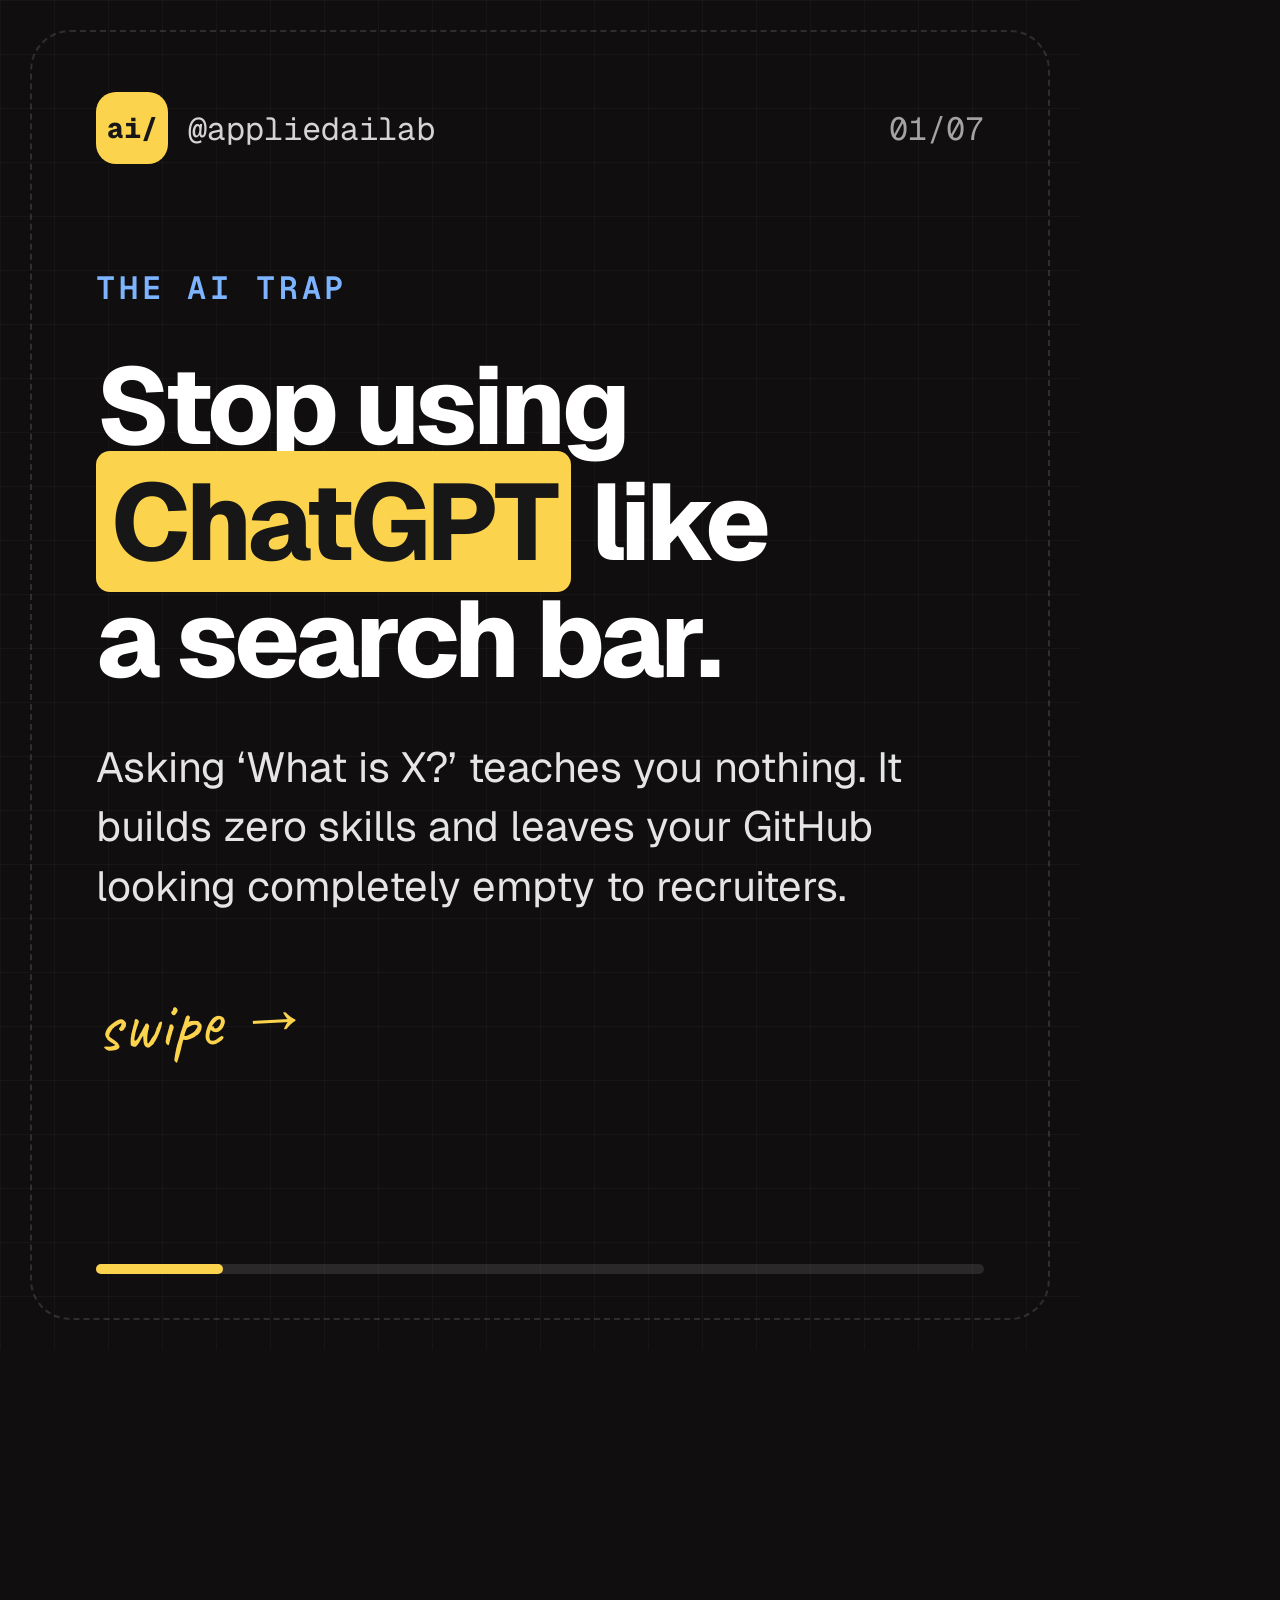
<file: carousel/sample/carousel.html>
<!doctype html><html><head><meta charset=utf-8><style>
@import url('https://fonts.googleapis.com/css2?family=Geist:wght@400;500;600;700;800&family=Geist+Mono:wght@500;600&family=Caveat:wght@700&display=swap');
*{box-sizing:border-box;margin:0}html,body{width:1080px;height:1350px;overflow:hidden;background:#100e0e}
.slide{width:1080px;height:1350px;background:#100e0e;color:#fff;font-family:Geist,system-ui,sans-serif;position:relative;padding:92px 96px 140px;overflow:hidden;display:flex;flex-direction:column;
 background-image:linear-gradient(#ffffff07 1px,transparent 1px),linear-gradient(90deg,#ffffff07 1px,transparent 1px);background-size:54px 54px}
.slide::after{content:'';position:absolute;inset:30px;border:2px dashed #ffffff22;border-radius:40px;pointer-events:none}
.top{display:flex;align-items:center;gap:20px;font-family:'Geist Mono';font-size:32px;color:#d4d4d4;position:relative;z-index:2}
.mark{width:72px;height:72px;border-radius:20px;background:#fcd34d;color:#171717;display:grid;place-items:center;font-weight:800;font-size:28px;font-family:'Geist Mono'}
.pg{margin-left:auto;color:#a3a3a3}
.ghost{position:absolute;right:56px;bottom:96px;font-size:420px;font-weight:900;font-style:italic;letter-spacing:-.06em;line-height:.8;color:#fff;opacity:.045;z-index:1}
.content{flex:1;display:flex;flex-direction:column;justify-content:center;padding-bottom:40px;gap:40px;position:relative;z-index:2}
.tip{font-family:Caveat;font-size:58px;color:#fcd34d;transform:rotate(-2deg);align-self:flex-start;margin-bottom:-18px}
.kick{font-family:'Geist Mono';font-size:32px;font-weight:600;letter-spacing:.12em;text-transform:uppercase;color:#7cb4ff}
h1{text-wrap:balance;font-size:84px;line-height:1.16;letter-spacing:-.04em;font-weight:750;max-width:880px}
h1.xl{font-size:108px;line-height:1.08}
h1 em{font-style:normal;background:#fcd34d;color:#171717;padding:0 .14em;border-radius:14px;box-decoration-break:clone;-webkit-box-decoration-break:clone}
.body{text-wrap:pretty;font-size:42px;line-height:1.42;color:#e5e5e5;max-width:860px}
ul{list-style:none;padding:0;display:flex;flex-direction:column;gap:22px;max-width:888px}
li{font-size:44px;display:flex;gap:28px;align-items:center;background:#181616;border:2px solid #404040;border-radius:28px;padding:30px 36px;box-shadow:0 8px 0 #000}
li span{font-family:'Geist Mono';font-size:34px;color:#fcd34d}
.vs{display:grid;grid-template-columns:1fr 1fr;gap:24px}.vs div{border:2px solid #404040;border-radius:30px;padding:40px;font-size:40px;line-height:1.35;color:#d4d4d4;background:#181616}
.vs b{display:block;font-family:'Geist Mono';font-size:32px;letter-spacing:.1em;text-transform:uppercase;margin-bottom:16px;color:#f87171}
.vs .aft{border-color:#fcd34d;background:#211d0f;color:#fff}.vs .aft b{color:#fcd34d}
.chat{display:flex;flex-direction:column;gap:22px;max-width:888px}
.chat div{font-size:38px;line-height:1.38;padding:30px 36px;border-radius:30px;border:2px solid #404040}
.chat b{display:block;font-family:'Geist Mono';font-size:30px;letter-spacing:.12em;text-transform:uppercase;color:#a3a3a3;margin-bottom:8px}
.chat .me{background:#262626;align-self:flex-end;border-bottom-right-radius:8px;font-family:'Geist Mono';font-size:38px}
.chat .ai{background:#181616;border-color:#3b82f6;align-self:flex-start;border-bottom-left-radius:8px;color:#d4d4d4}.chat .ai b{color:#7cb4ff}
.btn{align-self:flex-start;background:#171717;color:#fcd34d;font-weight:700;font-size:40px;padding:30px 50px;border-radius:999px;box-shadow:0 10px 0 #00000055}
.swipe{font-family:Caveat;font-size:72px;color:#fcd34d;transform:rotate(-3deg);align-self:flex-start;margin-top:20px}
.cover .content{justify-content:center}
.cta{background-color:#fcd34d;color:#171717;background-image:linear-gradient(#0000000d 1px,transparent 1px),linear-gradient(90deg,#0000000d 1px,transparent 1px)}
.cta::after{border-color:#17171740}.cta .top,.cta .pg{color:#171717}.cta .mark{background:#171717;color:#fcd34d}.cta .kick{color:#78350f}.cta .body{color:#3f3f3f}
.cta h1 em{background:#171717;color:#fcd34d}.cta .ghost{color:#171717;opacity:.07}.cta .bar{background:#17171720}.cta .bar i{background:#171717}
.bar{position:absolute;left:96px;right:96px;bottom:76px;height:10px;border-radius:10px;background:#ffffff1c;z-index:2}.bar i{display:block;height:100%;border-radius:10px;background:#fcd34d}
</style></head><body><section class="slide cover"><div class="top"><span class="mark">ai/</span><span>@appliedailab</span><span class="pg">01/07</span></div>
<div class="content"><div class="kick">THE AI TRAP</div><h1 class="xl">Stop using <em>ChatGPT</em> like a search bar.</h1><p class="body">Asking ‘What is X?’ teaches you nothing. It builds zero skills and leaves your GitHub looking completely empty to recruiters.</p><div class="swipe">swipe →</div></div>
<div class="bar"><i style="width:14.3%"></i></div></section><section class="slide prompt"><div class="top"><span class="mark">ai/</span><span>@appliedailab</span><span class="pg">02/07</span></div>
<div class="content"><div class="tip">tip 01/05</div><div class="kick">PROMPT UPGRADE</div><h1>Give AI a job <em>title</em>.</h1><div class="chat"><div class="me"><b>you</b>Act as my technical co-founder. Let’s scope a project together.</div><div class="ai"><b>ai</b>Understood. What system are we building today?</div></div></div>
<div class="bar"><i style="width:28.6%"></i></div></section><section class="slide contrast"><div class="top"><span class="mark">ai/</span><span>@appliedailab</span><span class="pg">03/07</span></div>
<div class="content"><div class="tip">tip 02/05</div><div class="kick">ARCHITECTURE</div><h1><em>Brainstorm</em> the hard stuff.</h1><div class="vs"><div><b>Before</b><p>Copying basic online tutorials line-by-line without understanding</p></div><div class="aft"><b>After</b><p>Breaking down monolithic app ideas into scalable microservices</p></div></div></div>
<div class="bar"><i style="width:42.9%"></i></div></section><section class="slide list"><div class="top"><span class="mark">ai/</span><span>@appliedailab</span><span class="pg">04/07</span></div>
<div class="content"><div class="tip">tip 03/05</div><div class="kick">CODE REVIEW</div><h1>Demand strict <em>feedback</em>.</h1><ul><li><span>01</span>Paste your broken code</li><li><span>02</span>Request harsh senior reviews</li><li><span>03</span>Fix bugs yourself</li></ul></div>
<div class="bar"><i style="width:57.1%"></i></div></section><section class="slide prompt"><div class="top"><span class="mark">ai/</span><span>@appliedailab</span><span class="pg">05/07</span></div>
<div class="content"><div class="tip">tip 04/05</div><div class="kick">STRESS TEST</div><h1>Try to <em>break</em> your app.</h1><div class="chat"><div class="me"><b>you</b>Generate malicious inputs and edge cases for this service.</div><div class="ai"><b>ai</b>Here are 5 critical failure points in your current logic.</div></div></div>
<div class="bar"><i style="width:71.4%"></i></div></section><section class="slide contrast"><div class="top"><span class="mark">ai/</span><span>@appliedailab</span><span class="pg">06/07</span></div>
<div class="content"><div class="tip">tip 05/05</div><div class="kick">INTERVIEW PREP</div><h1>Get <em>grilled</em> on your code.</h1><div class="vs"><div><b>Before</b><p>Waiting for a recruiter to surprise you with hard questions</p></div><div class="aft"><b>After</b><p>Mock interviewing your own system design with AI first</p></div></div></div>
<div class="bar"><i style="width:85.7%"></i></div></section><section class="slide cta"><div class="top"><span class="mark">ai/</span><span>@appliedailab</span><span class="pg">07/07</span></div>
<div class="content"><div class="kick">NEXT STEPS</div><h1 class="xl">Build better <em>projects</em>.</h1><p class="body">Save this post, try one of these prompts today, and apply for Cohort 01 via the link in our bio to build your real portfolio.</p><div class="btn">Apply for Cohort 01 — link in bio →</div></div>
<div class="bar"><i style="width:100.0%"></i></div></section></body></html>
</file>
<file: assets/style.css>
/* Design tokens lifted from armandev.space (live CSS, Nov 2026) */
:root{
  --surface:#fafafa;--surface-subtle:#fafafa;--surface-raised:#f5f5f5;--surface-float:#fff;--surface-strong:#e5e5e5;--surface-inverted:#171717;--surface-sunken:#f5f5f5;
  --content:#171717;--content-secondary:#525252;--content-muted:#737373;--content-inverted:#fff;
  --line:#e5e5e5;--line-strong:#d4d4d4;--line-bold:#e5e5e5;--line-subtle:#0000001a;
  --shadow-hard:#00000026;--brand:#22c55e;--brand-content:#052e16;--info:#16a34a;--info-content:#15803d;
  --ok:#16a34a;--warn:#d97706;--bad:#dc2626;
  --sans:'Geist',ui-sans-serif,system-ui,-apple-system,'Segoe UI',sans-serif;
  --mono:'Geist Mono',ui-monospace,SFMono-Regular,Menlo,monospace;
  --hand:'Caveat',cursive;
}
.dark{
  --surface:#100e0e;--surface-subtle:#100e0e;--surface-raised:#100e0e;--surface-float:#262626;--surface-strong:#404040;--surface-inverted:#fff;--surface-sunken:#0f0f11;
  --content:#fff;--content-secondary:#a3a3a3;--content-muted:#737373;--content-inverted:#171717;
  --line:#262626;--line-strong:#404040;--line-bold:#404040;--line-subtle:#ffffff1a;
  --shadow-hard:#161616;--brand:#4ade80;--brand-content:#052e16;--info-content:#4ade80;
}
*,*::before,*::after{box-sizing:border-box}
[hidden]{display:none!important}
html{scroll-behavior:smooth}
body{margin:0;background:var(--surface);color:var(--content);font-family:var(--sans);-webkit-font-smoothing:antialiased;line-height:1.55;transition:background .25s,color .25s}
a{color:inherit}
img{max-width:100%;display:block}
button,input,select,textarea{font:inherit;color:inherit}
::selection{background:var(--brand);color:var(--brand-content)}
.wrap{max-width:50rem;margin:0 auto;padding:0 2rem}
.wrap-wide{max-width:76rem;margin:0 auto;padding:0 1.5rem}
.mono{font-family:var(--mono)}
.hand{font-family:var(--hand)}
.muted{color:var(--content-muted)}
.sec{color:var(--content-secondary)}

/* nav */
.nav{position:sticky;top:0;z-index:50;border-bottom:1px dashed var(--line-strong);backdrop-filter:blur(6px);background:color-mix(in srgb,var(--surface) 80%,transparent)}
.nav .inner{display:flex;align-items:center;justify-content:space-between;gap:1rem;padding:.6rem 0}
.logo{display:flex;align-items:center;gap:.75rem;text-decoration:none}
.logo .mark{width:44px;height:44px;border-radius:12px;background:var(--brand);border:1px solid var(--line-strong);display:grid;place-items:center;font-size:22px;transition:transform .2s}
.logo:hover .mark{transform:scale(.9)}
.logo b{font-weight:600;letter-spacing:-.02em}
.links{display:flex;gap:1.1rem;font-size:15px}
.links a{text-decoration:none;color:var(--content-secondary)}
.links a:hover,.links a.on{color:var(--content);text-decoration:underline;text-underline-offset:4px}
.icon-btn{width:38px;height:38px;border-radius:999px;border:1px solid var(--line-strong);background:var(--surface);display:grid;place-items:center;cursor:pointer}
.icon-btn:hover{background:var(--surface-float)}
@media(max-width:720px){.links{display:none}}

/* buttons */
.btn{display:inline-flex;align-items:center;gap:.5rem;border-radius:999px;border:1px solid var(--line-strong);padding:.6rem 1.3rem;font-size:14px;font-weight:500;cursor:pointer;text-decoration:none;background:var(--surface);color:var(--content-secondary);box-shadow:0 4px 0 0 var(--shadow-hard);transition:transform .15s ease-out,box-shadow .15s ease-out;-webkit-tap-highlight-color:transparent;white-space:nowrap}
.btn:hover{box-shadow:0 2px 0 0 var(--shadow-hard);transform:translateY(2px)}
.btn:active{box-shadow:none;transform:translateY(4px)}
.btn.primary{background:var(--surface-inverted);color:var(--content-inverted);border-color:var(--surface-inverted)}
.btn.brand{background:var(--brand);color:#171717;border-color:#171717}
.btn.sm{padding:.4rem .9rem;font-size:13px}
.btn.sq{border-radius:10px}
.btn[disabled]{opacity:.5;pointer-events:none}

/* cards / surfaces */
.card{background:var(--surface-subtle);border:1px solid var(--line);border-radius:18px;padding:1.25rem;transition:border-color .4s,background .4s}
.card:hover{border-color:var(--line-strong)}
.frame{background:var(--surface-subtle);border:6px solid #fafafa;border-radius:22px;box-shadow:0 1px 2px #0000000d;outline:1px solid var(--line)}
.dark .frame{border-color:#171717}
.chip{display:inline-flex;align-items:center;gap:.35rem;border:1px solid var(--line-strong);border-radius:999px;padding:.2rem .7rem;font-size:12px;color:var(--content-secondary);background:var(--surface);white-space:nowrap}
.chip.on{background:var(--surface-inverted);color:var(--content-inverted);border-color:var(--surface-inverted)}
.tag{font-family:var(--mono);font-size:11px;font-weight:600;letter-spacing:.04em;text-transform:uppercase;color:var(--content-muted)}
.dash{border:0;border-top:1px dashed var(--line-strong);margin:3rem auto}
.kicker{font-family:var(--mono);font-size:12px;color:var(--content-muted);letter-spacing:.06em;text-transform:uppercase;margin:0 0 .5rem}
h1,h2,h3{letter-spacing:-.03em;line-height:1.1;margin:0}
h1{font-size:clamp(2.1rem,5vw,3.3rem);font-weight:700}
h2{font-size:clamp(1.5rem,3vw,2rem);font-weight:650}
h3{font-size:1.1rem;font-weight:600}
.lede{font-size:1.08rem;color:var(--content-secondary);max-width:38rem}
.hl{background:var(--surface-float);border:1px solid var(--line);border-radius:6px;padding:0 .35rem;font-family:var(--mono);font-size:.9em;color:var(--content)}
.grid{display:grid;gap:1rem}
.g2{grid-template-columns:repeat(2,minmax(0,1fr))}
.g3{grid-template-columns:repeat(3,minmax(0,1fr))}
.g4{grid-template-columns:repeat(4,minmax(0,1fr))}
@media(max-width:820px){.g3,.g4{grid-template-columns:repeat(2,minmax(0,1fr))}}
@media(max-width:560px){.g2,.g3,.g4{grid-template-columns:1fr}}
.ribbon{position:absolute;top:22px;right:-52px;width:200px;transform:rotate(45deg);background:#FFD230;color:#171717;text-align:center;font-size:11px;font-weight:700;padding:3px 0;border-block:1px dashed #17171780}
.note{font-family:var(--hand);font-size:1.35rem;color:var(--content-secondary);transform:rotate(-2deg);display:inline-block}

/* form */
.field{display:flex;flex-direction:column;gap:.35rem;font-size:13px;color:var(--content-secondary)}
.input,select.input,textarea.input{width:100%;background:var(--surface);border:1px solid var(--line-strong);border-radius:12px;padding:.7rem .85rem;font-size:15px;color:var(--content);outline:none;transition:border-color .2s,box-shadow .2s}
.input:focus{border-color:var(--info);box-shadow:0 0 0 3px color-mix(in srgb,var(--info) 20%,transparent)}
.err{color:var(--bad);font-size:12px;min-height:1em}

/* modal / drawer */
.overlay{position:fixed;inset:0;z-index:90;background:#0007;backdrop-filter:blur(3px);display:flex;align-items:center;justify-content:center;padding:1rem;animation:fade .2s}
.modal{background:var(--surface);border:1px solid var(--line-strong);border-radius:22px;width:min(560px,100%);max-height:92vh;overflow:auto;padding:1.5rem;box-shadow:0 30px 80px #0006;animation:pop .22s ease-out}
.modal header{display:flex;justify-content:space-between;align-items:flex-start;gap:1rem;margin-bottom:1rem}
@keyframes fade{from{opacity:0}}
@keyframes pop{from{opacity:0;transform:translateY(10px) scale(.98)}}
.toast{position:fixed;left:50%;bottom:24px;transform:translateX(-50%);z-index:120;background:var(--surface-inverted);color:var(--content-inverted);padding:.7rem 1.1rem;border-radius:999px;font-size:14px;box-shadow:0 10px 30px #0005;animation:pop .2s}

/* footer */
.foot{border-top:1px dashed var(--line-strong);margin-top:4rem;padding:1.5rem 0 3rem;font-size:13px;color:var(--content-muted)}
.foot .inner{display:flex;justify-content:space-between;flex-wrap:wrap;gap:.5rem}

/* mobile: readable stacked tables + wrapping chips + clip decorative ribbon */
@media(max-width:720px){
  .tbl thead{display:none}
  .tbl,.tbl tbody{display:block;width:100%}
  .tbl tr{display:block;border:1px solid var(--line);border-radius:14px;padding:.7rem .9rem;margin:.6rem 0}
  .tbl td{display:block;border:0;padding:.25rem 0}
  .tbl td:first-child{white-space:normal;font-family:var(--mono);font-size:11px;letter-spacing:.04em;text-transform:uppercase;color:var(--content-muted);margin-bottom:.25rem}
  .chip{white-space:normal;max-width:100%}
  .ribbon{display:none}
}

/* modern custom scrollbar for sliders */
.custom-scroll{
  scrollbar-width:thin;
  scrollbar-color:var(--line-strong) transparent;
}
.custom-scroll::-webkit-scrollbar{
  height:6px;
}
.custom-scroll::-webkit-scrollbar-track{
  background:var(--surface-sunken);
  border-radius:999px;
  margin:0 1rem;
}
.custom-scroll::-webkit-scrollbar-thumb{
  background:var(--line-strong);
  border-radius:999px;
  transition:background .2s;
}
.custom-scroll::-webkit-scrollbar-thumb:hover{
  background:var(--brand);
}

.rv{opacity:0;transform:translateY(14px);transition:opacity .6s ease,transform .6s ease}
.rv.in{opacity:1;transform:none}
@media(prefers-reduced-motion:reduce){.rv{opacity:1;transform:none}*{animation:none!important;transition:none!important}}

@media(max-width:560px){.wrap{padding:0 1.15rem}}
</file>
